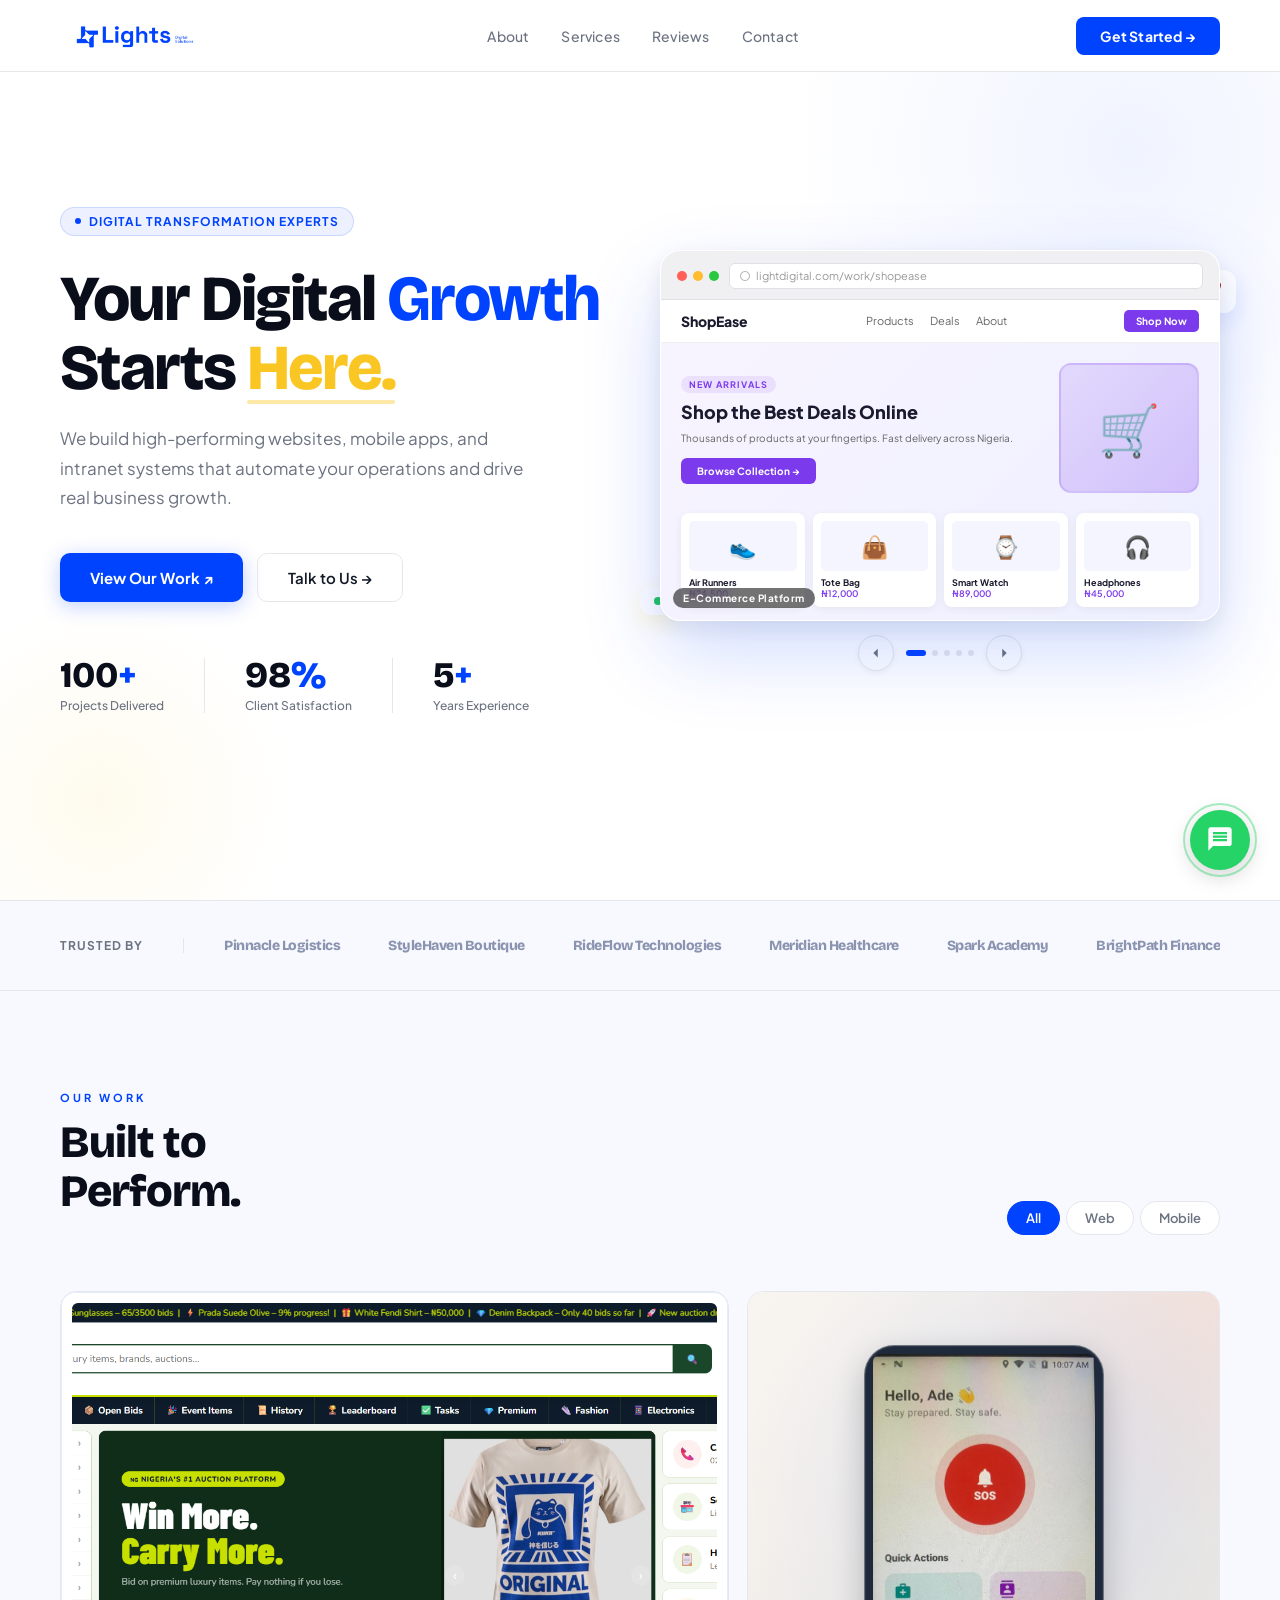
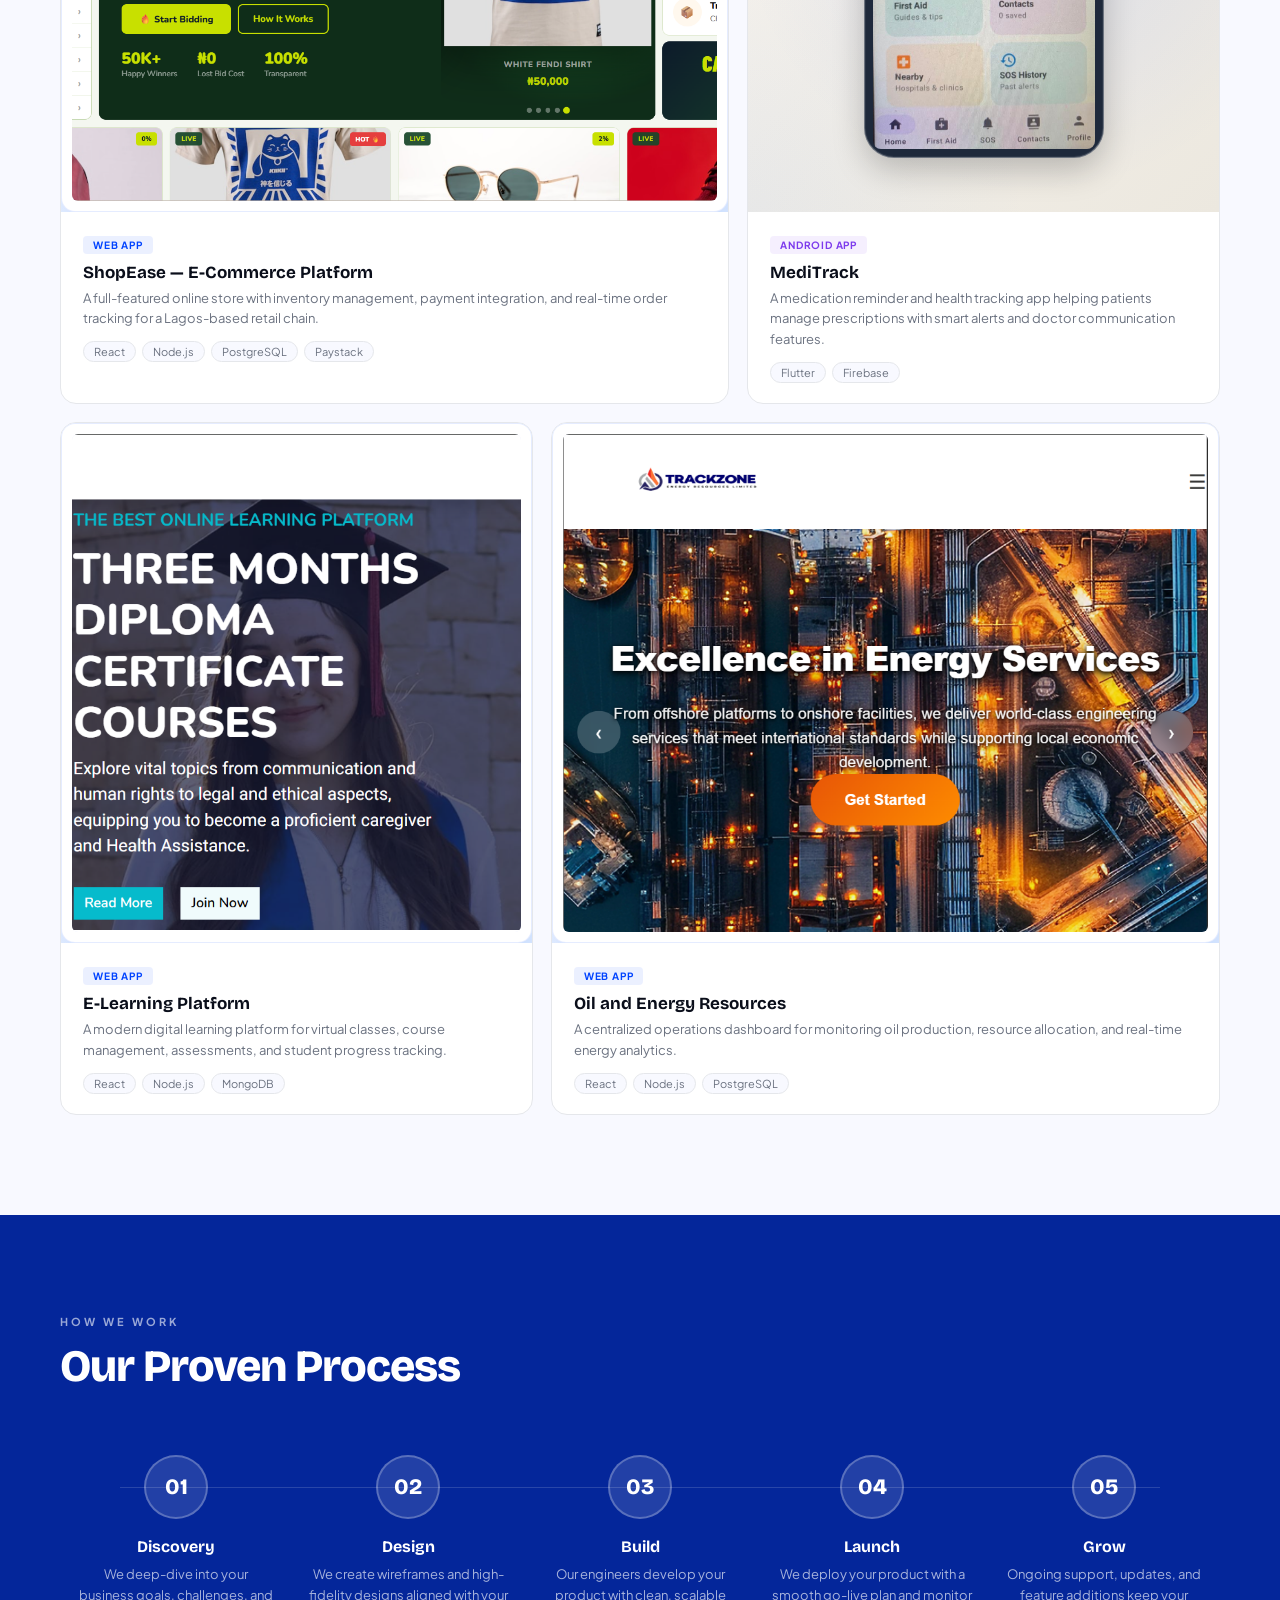
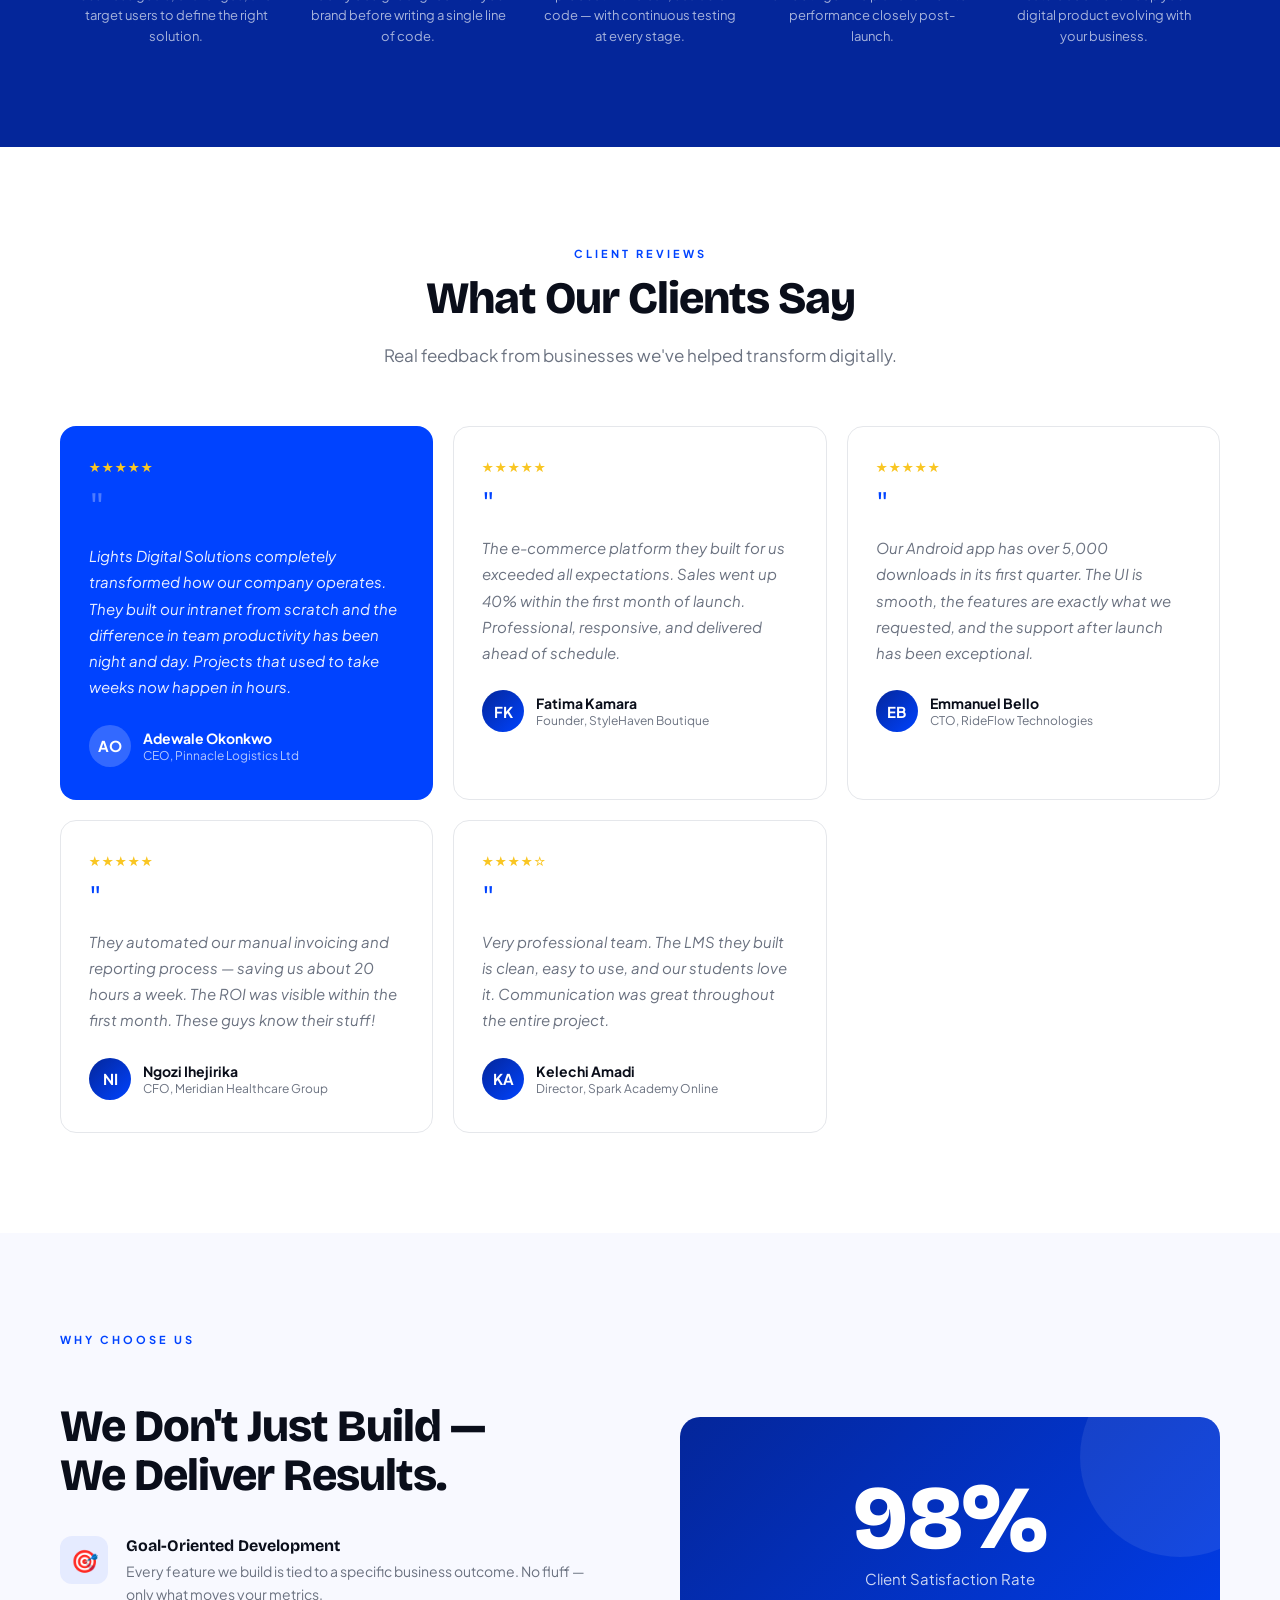
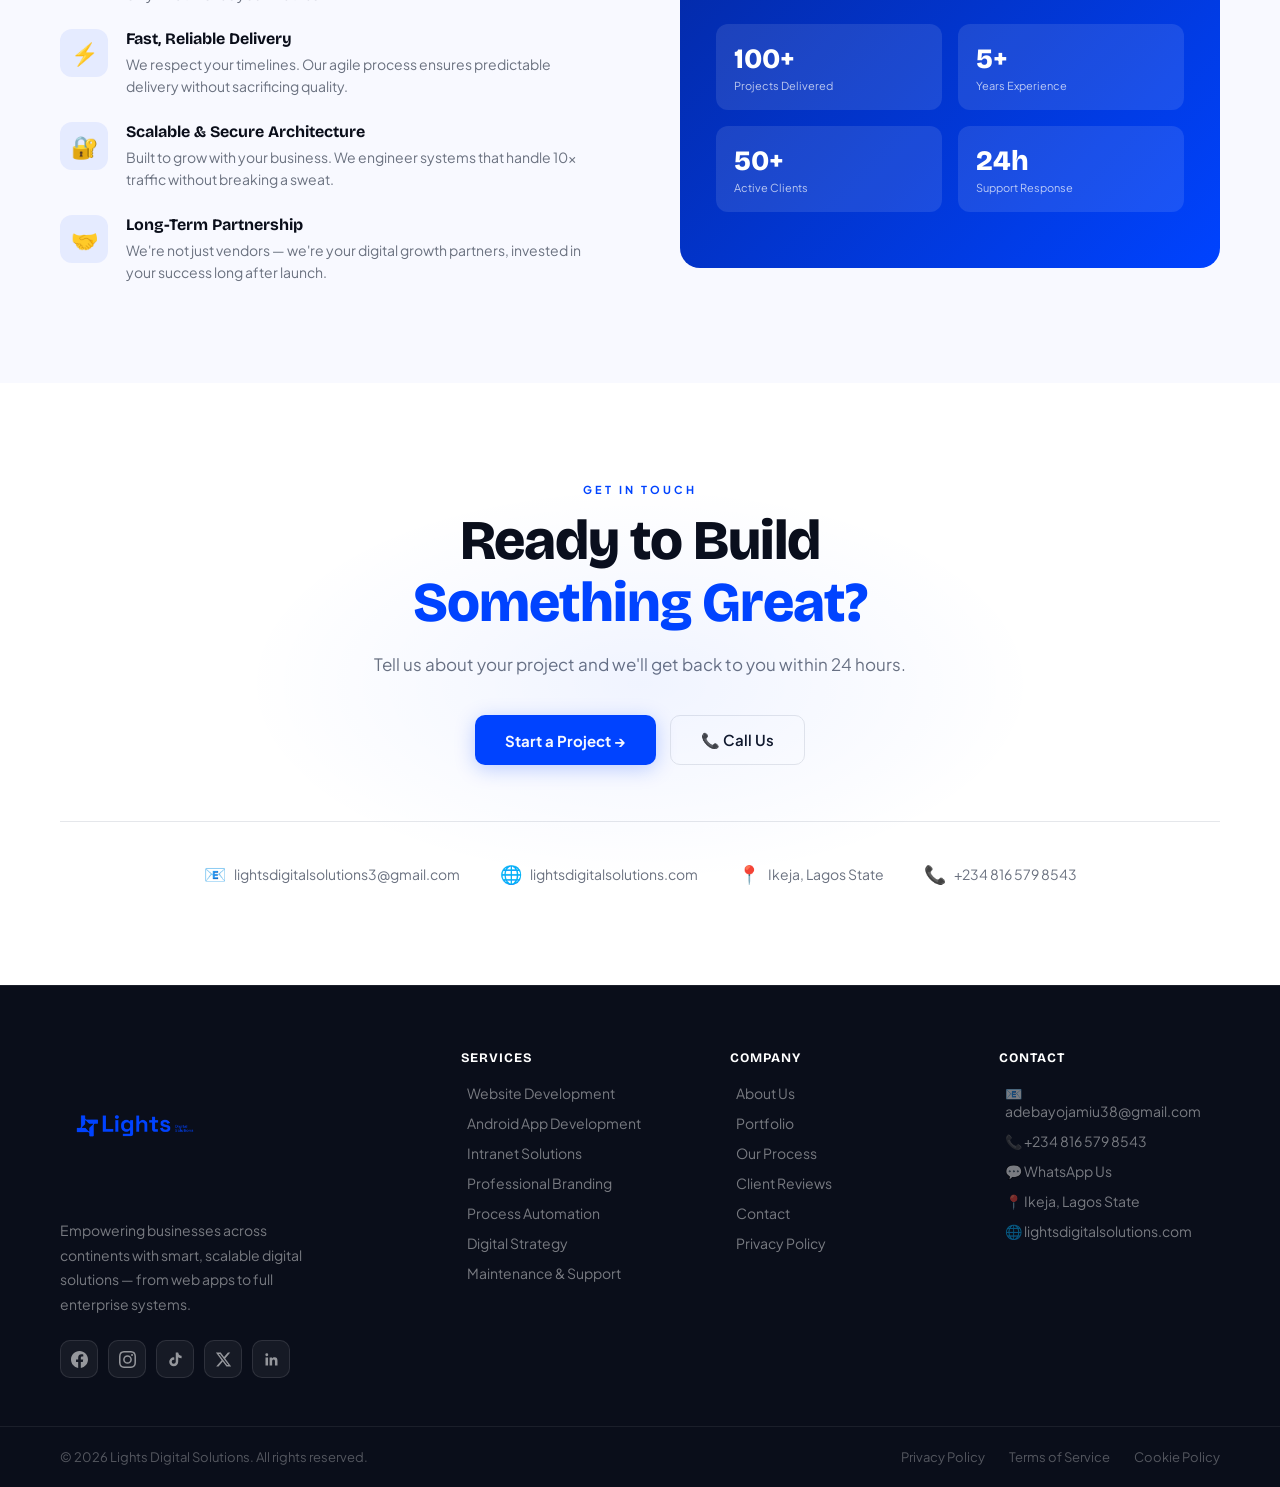
<file: index.html>
<!DOCTYPE html>
<html lang="en">
<head>
<meta charset="UTF-8">
<meta name="viewport" content="width=device-width, initial-scale=1.0">
<title>Lights Digital Solutions</title>
<link rel="preconnect" href="https://fonts.googleapis.com">
<link href="https://fonts.googleapis.com/css2?family=Plus+Jakarta+Sans:wght@300;400;500;600;700;800&family=Bricolage+Grotesque:wght@400;500;600;700;800&display=swap" rel="stylesheet">
<link rel="stylesheet" href="styles.css">
<!-- Favicon (standard) -->
<link rel="icon" href="favicon/favicon.ico" sizes="any">
<link rel="icon" type="image/png" sizes="32x32" href="favicon/favicon-32x32.png">
<link rel="icon" type="image/png" sizes="16x16" href="favicon/favicon-16x16.png">

<!-- Apple Touch Icon -->
<link rel="apple-touch-icon" sizes="180x180" href="favicon/apple-touch-icon.png">

<!-- Android / Chrome -->
<link rel="manifest" href="site.webmanifest">

<!-- Theme color -->
<meta name="theme-color" content="#0043FF">

</head>
<body>

<!-- NAV -->
 <div id="header"> </div>



<!-- HERO -->
<div id="hero"> </div>

<!-- CLIENTS STRIP -->
<div class="clients-strip">
  <div class="clients-label">Trusted By</div>
  <div class="clients-logos">
    <div class="client-logo">Pinnacle Logistics</div>
    <div class="client-logo">StyleHaven Boutique</div>
    <div class="client-logo">RideFlow Technologies</div>
    <div class="client-logo">Meridian Healthcare</div>
    <div class="client-logo">Spark Academy</div>
    <div class="client-logo">BrightPath Finance</div>
  </div>
</div>

<!-- PORTFOLIO -->
<div id="portfolio"></div>

<!-- PROCESS -->
<div id="process"></div>

<!-- TESTIMONIALS -->
<div id="testimonials"></div>

<!-- WHY US -->
<div id="why"></div>

<!-- CTA -->
<div id="contact"></div>

<!-- FOOTER -->
<div id="footer"> </div>


<!-- LOGO UPLOAD  -->
<input type="file" id="logoUploadInput" accept="image/*" style="display:none">
<script src="script.js"></script>
</body>
</html>
</file>
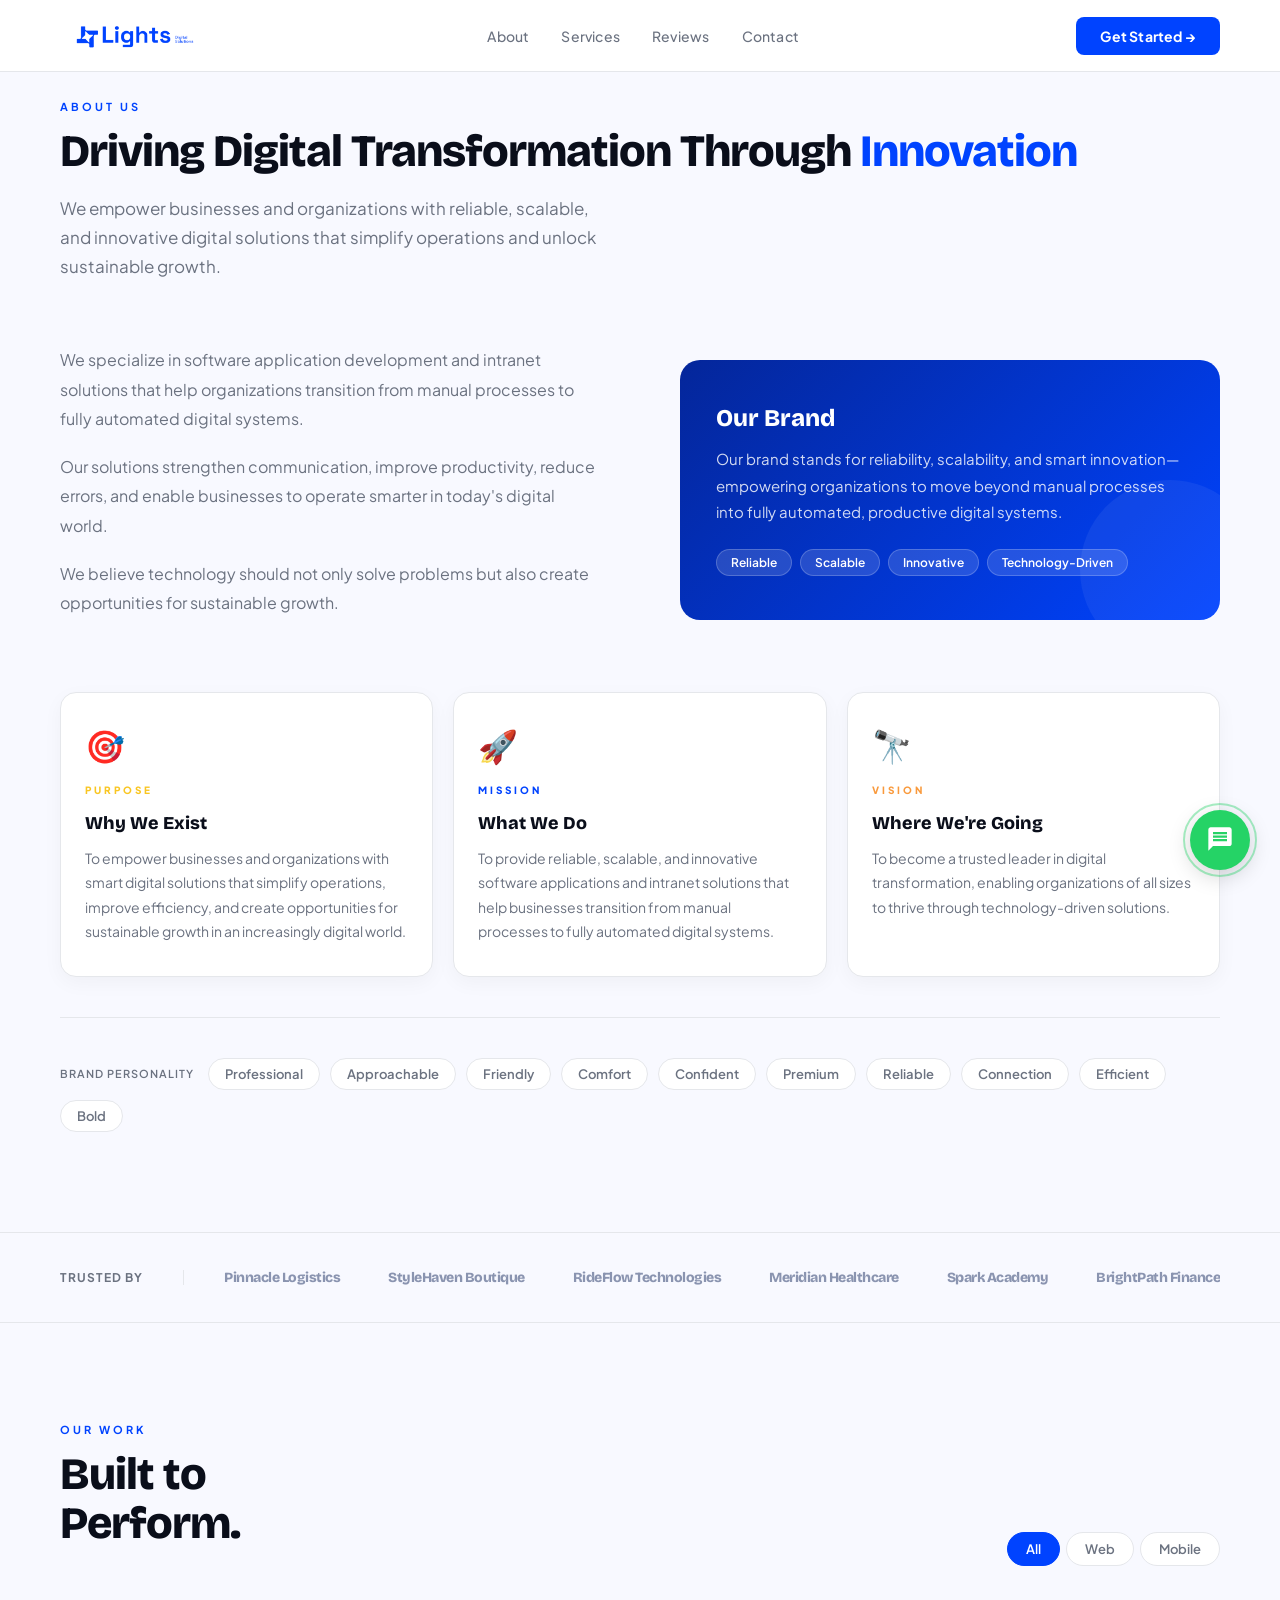
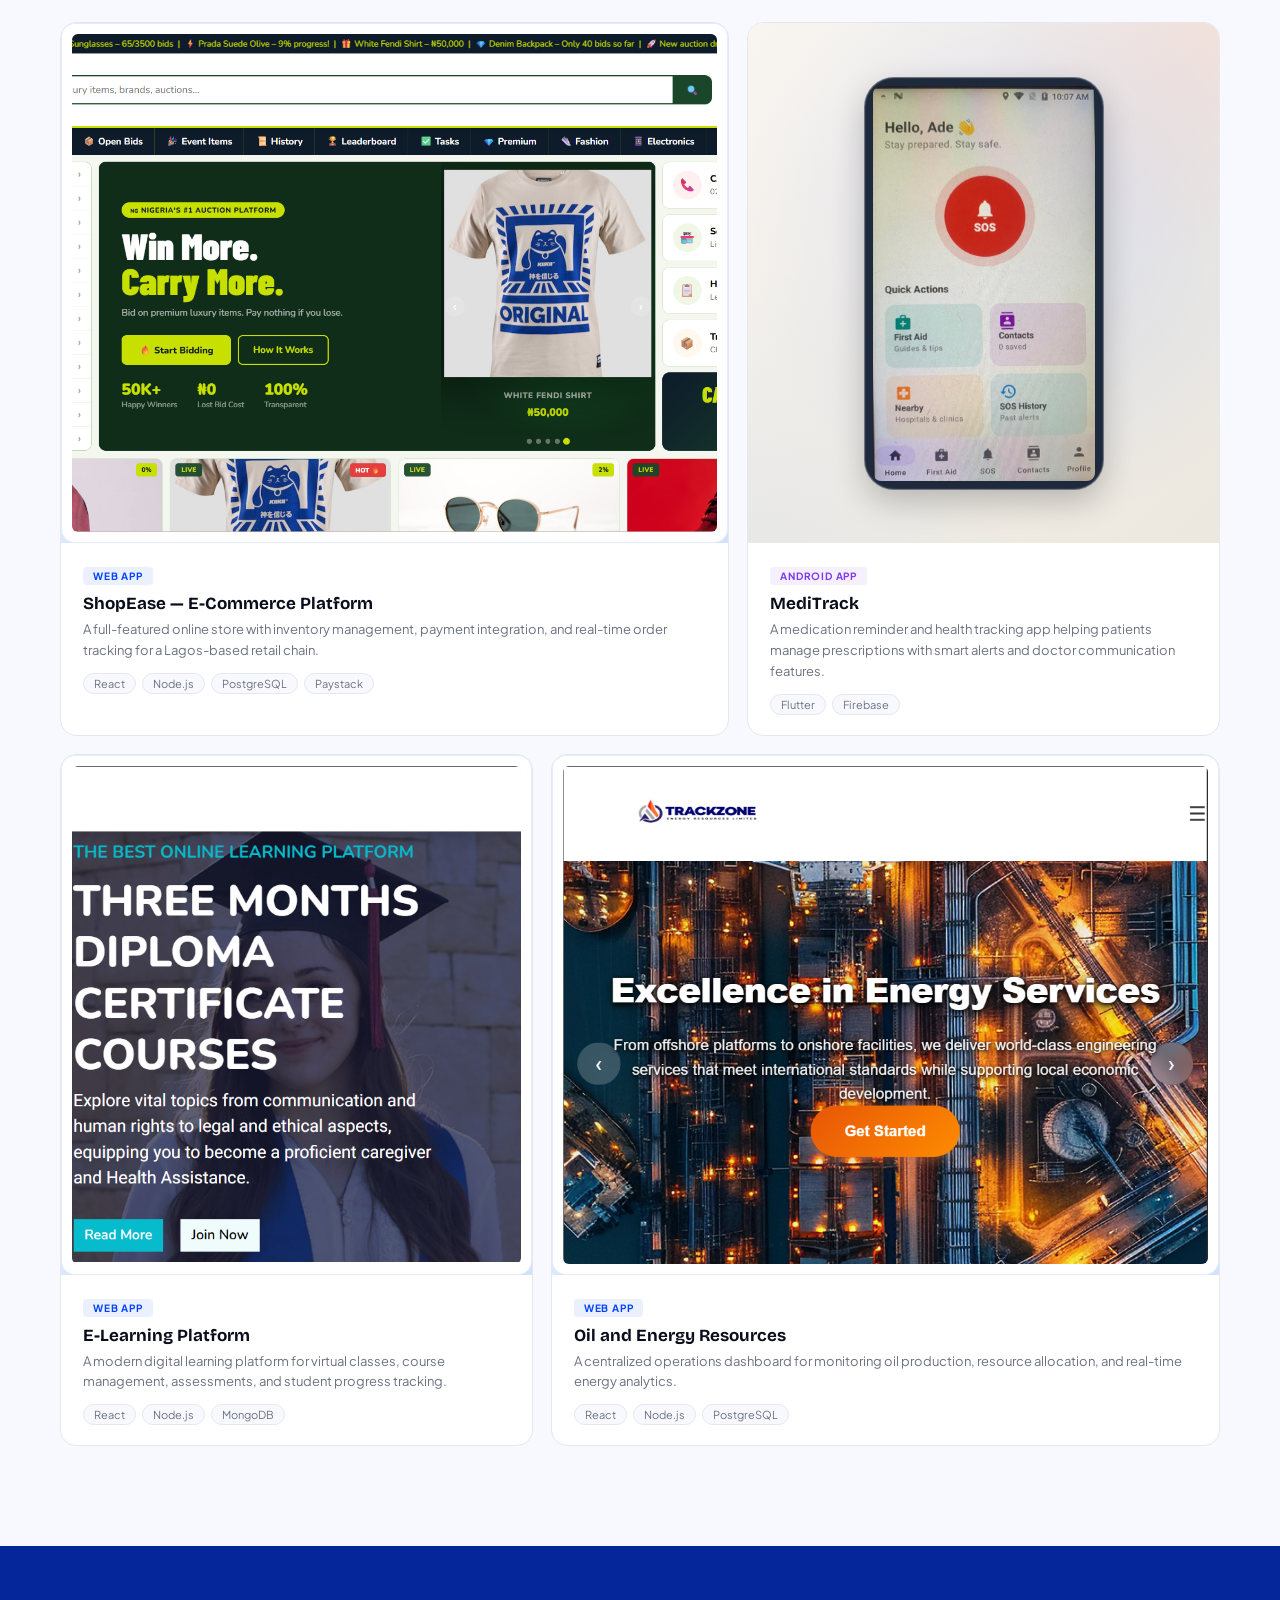
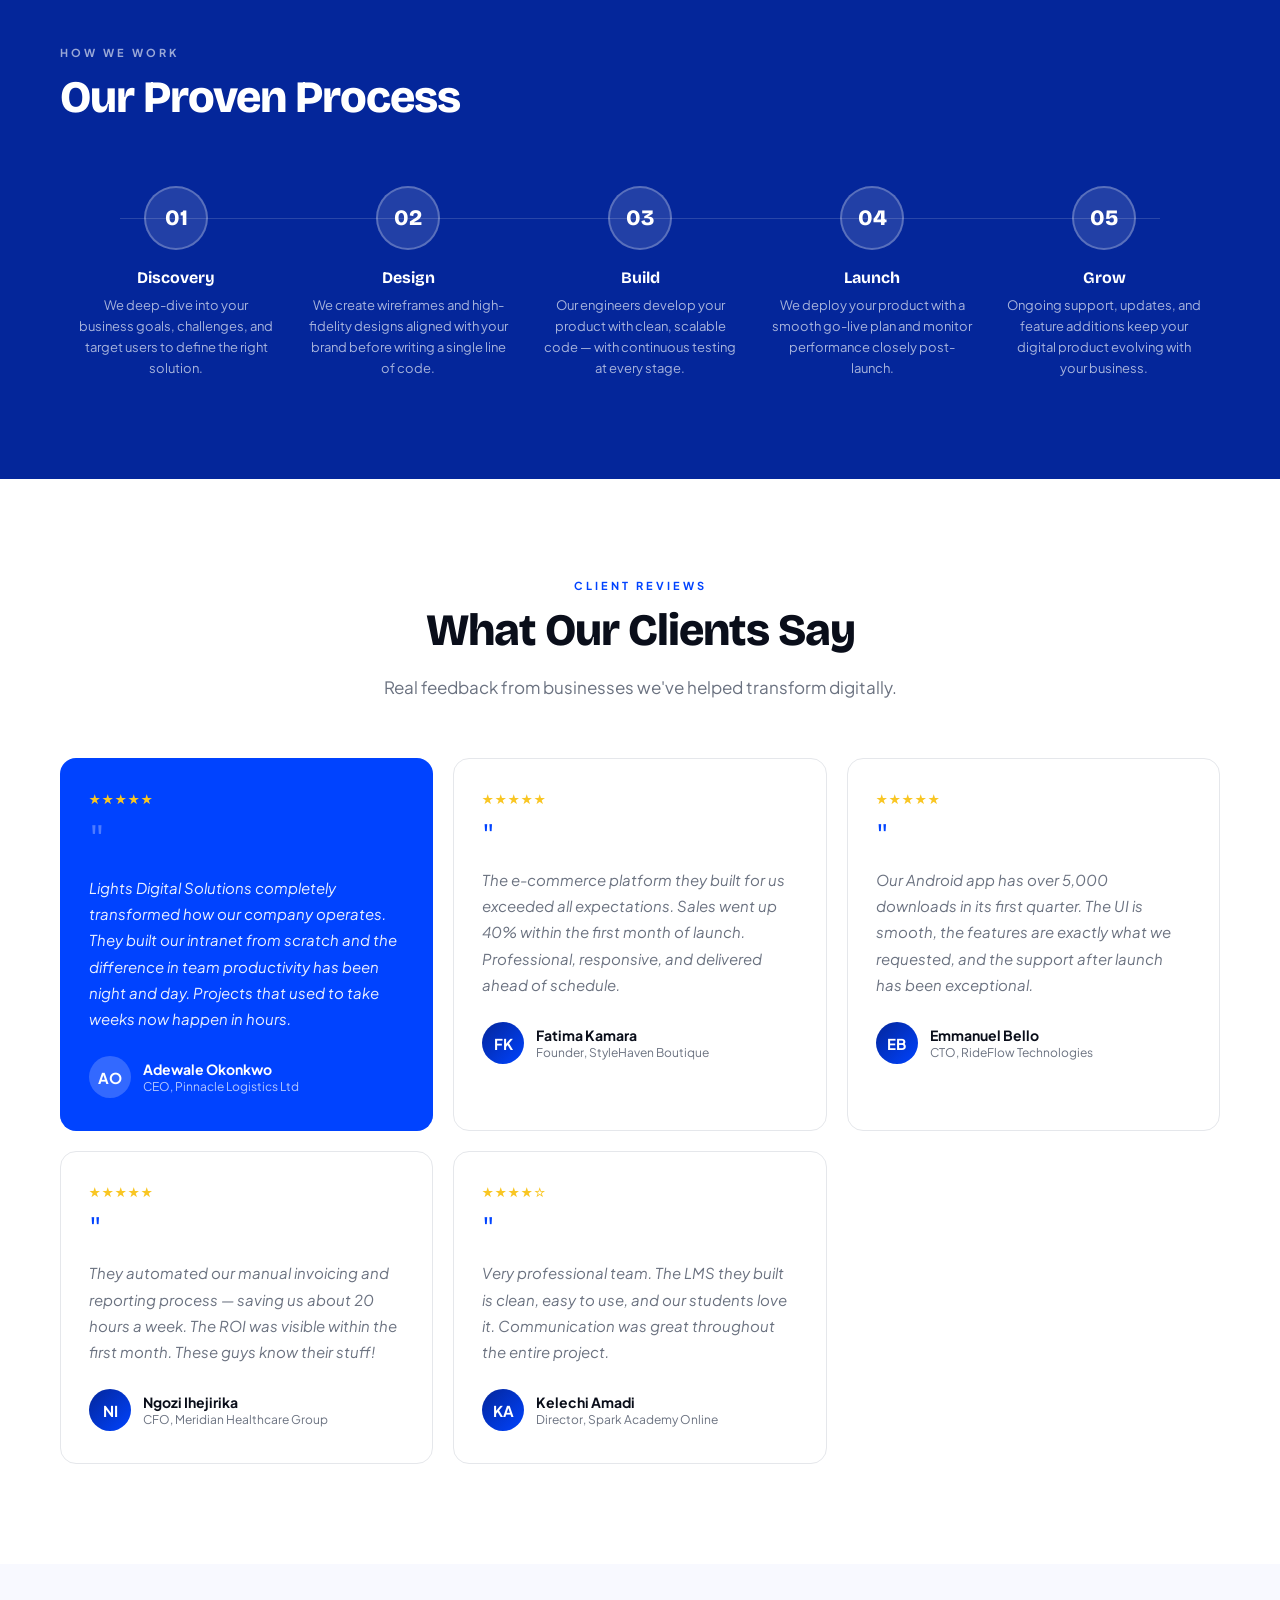
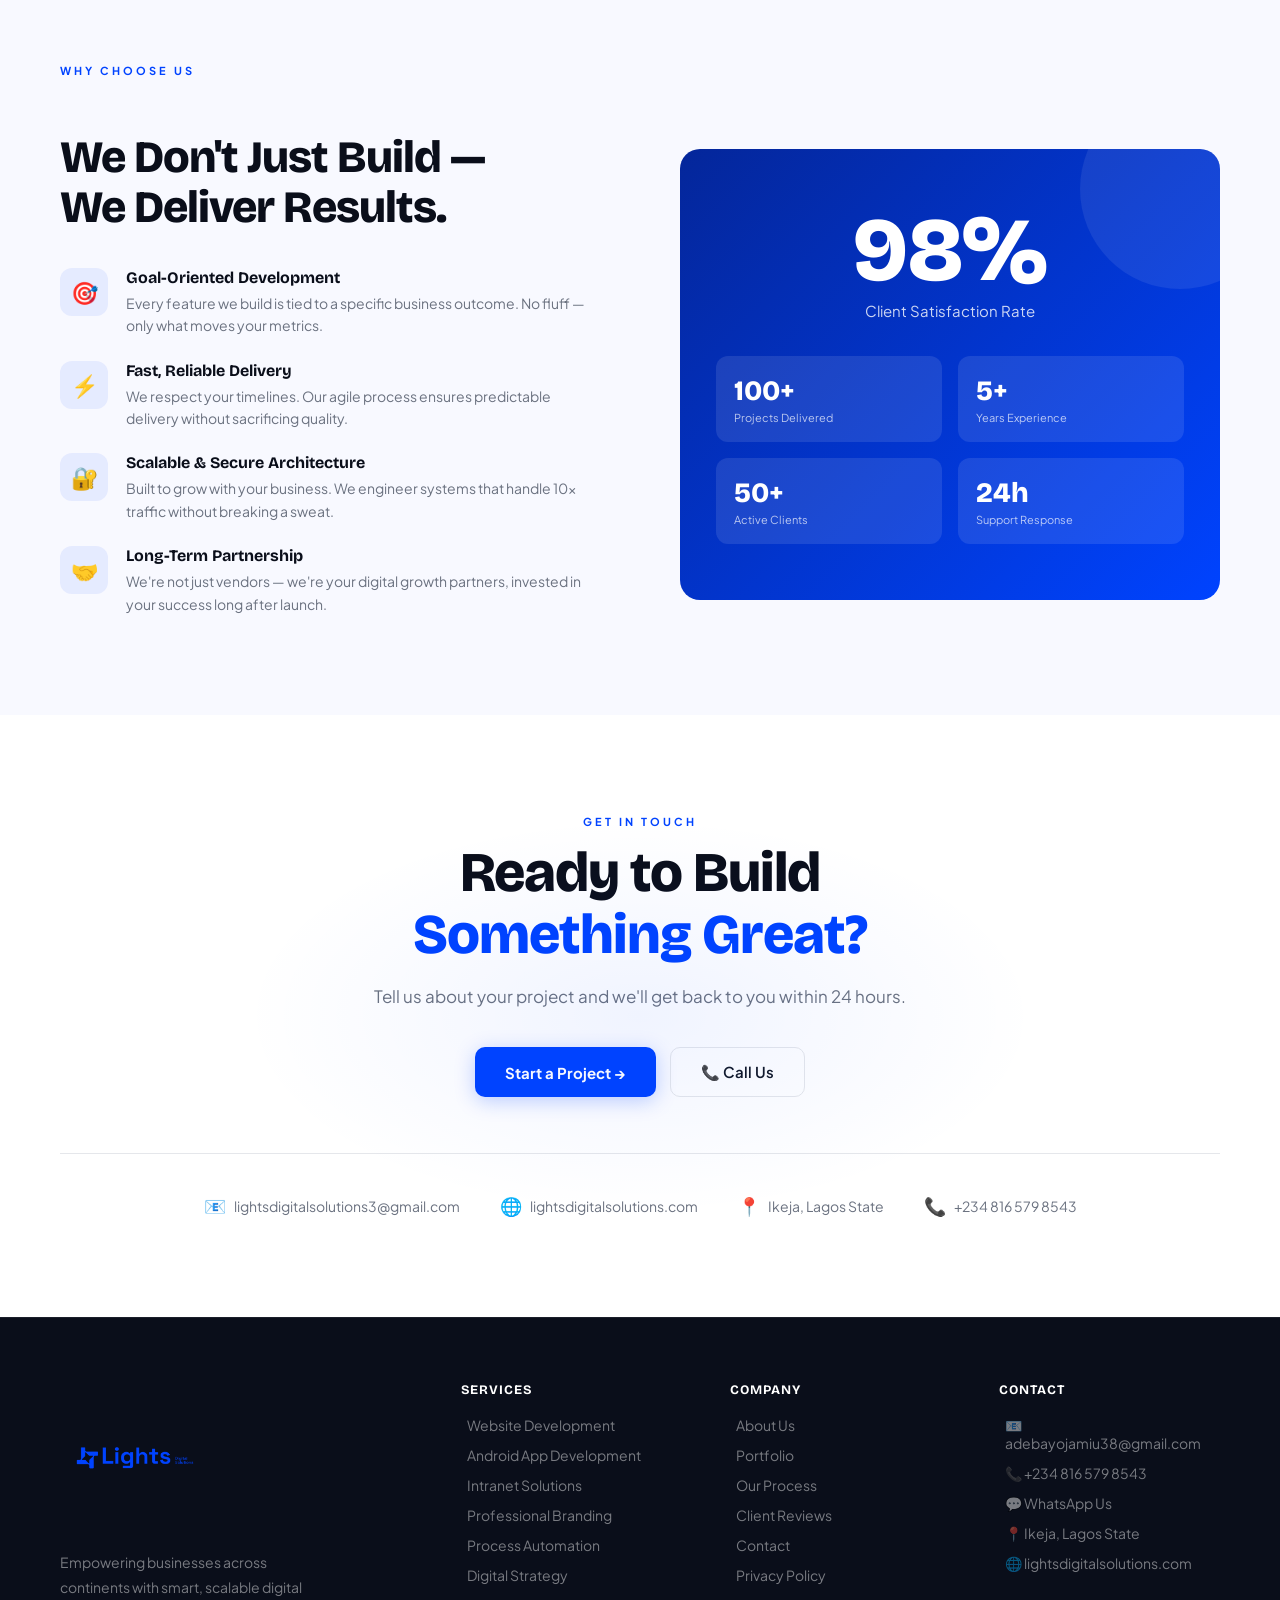
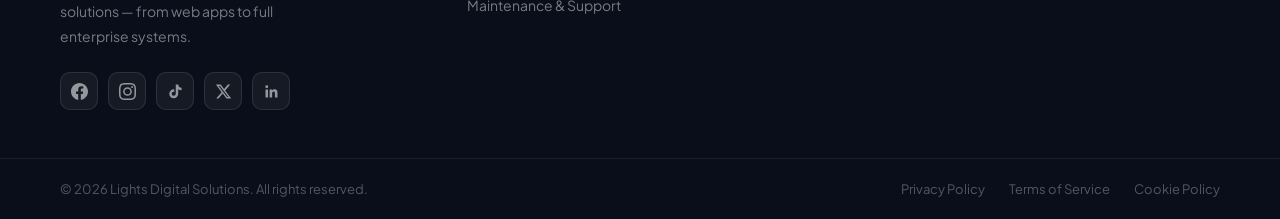
<file: about.html>
<!DOCTYPE html>
<html lang="en">
<head>
<meta charset="UTF-8">
<meta name="viewport" content="width=device-width, initial-scale=1.0">
<title>Lights Digital Solutions</title>
<link rel="preconnect" href="https://fonts.googleapis.com">
<link href="https://fonts.googleapis.com/css2?family=Plus+Jakarta+Sans:wght@300;400;500;600;700;800&family=Bricolage+Grotesque:wght@400;500;600;700;800&display=swap" rel="stylesheet">
<link rel="stylesheet" href="styles.css">
<!-- Favicon (standard) -->
<link rel="icon" href="favicon/favicon.ico" sizes="any">
<link rel="icon" type="image/png" sizes="32x32" href="favicon/favicon-32x32.png">
<link rel="icon" type="image/png" sizes="16x16" href="favicon/favicon-16x16.png">

<!-- Apple Touch Icon -->
<link rel="apple-touch-icon" sizes="180x180" href="favicon/apple-touch-icon.png">

<!-- Android / Chrome -->
<link rel="manifest" href="site.webmanifest">

<!-- Theme color -->
<meta name="theme-color" content="#0043FF">

</head>
<body>

<!-- NAV -->
 <div id="header"> </div>
 <div id="about"> </div>

<!-- CLIENTS STRIP -->
<div class="clients-strip">
  <div class="clients-label">Trusted By</div>
  <div class="clients-logos">
    <div class="client-logo">Pinnacle Logistics</div>
    <div class="client-logo">StyleHaven Boutique</div>
    <div class="client-logo">RideFlow Technologies</div>
    <div class="client-logo">Meridian Healthcare</div>
    <div class="client-logo">Spark Academy</div>
    <div class="client-logo">BrightPath Finance</div>
  </div>
</div>

<!-- PORTFOLIO -->
<div id="portfolio"></div>

<!-- PROCESS -->
<div id="process"></div>

<!-- TESTIMONIALS -->
<div id="testimonials"></div>

<!-- WHY US -->
<div id="why"></div>

<!-- CTA -->
<div id="contact"></div>

<!-- FOOTER -->
<div id="footer"> </div>


<!-- LOGO UPLOAD  -->
<input type="file" id="logoUploadInput" accept="image/*" style="display:none">
<script src="script.js"></script>
</body>
</html>
</file>
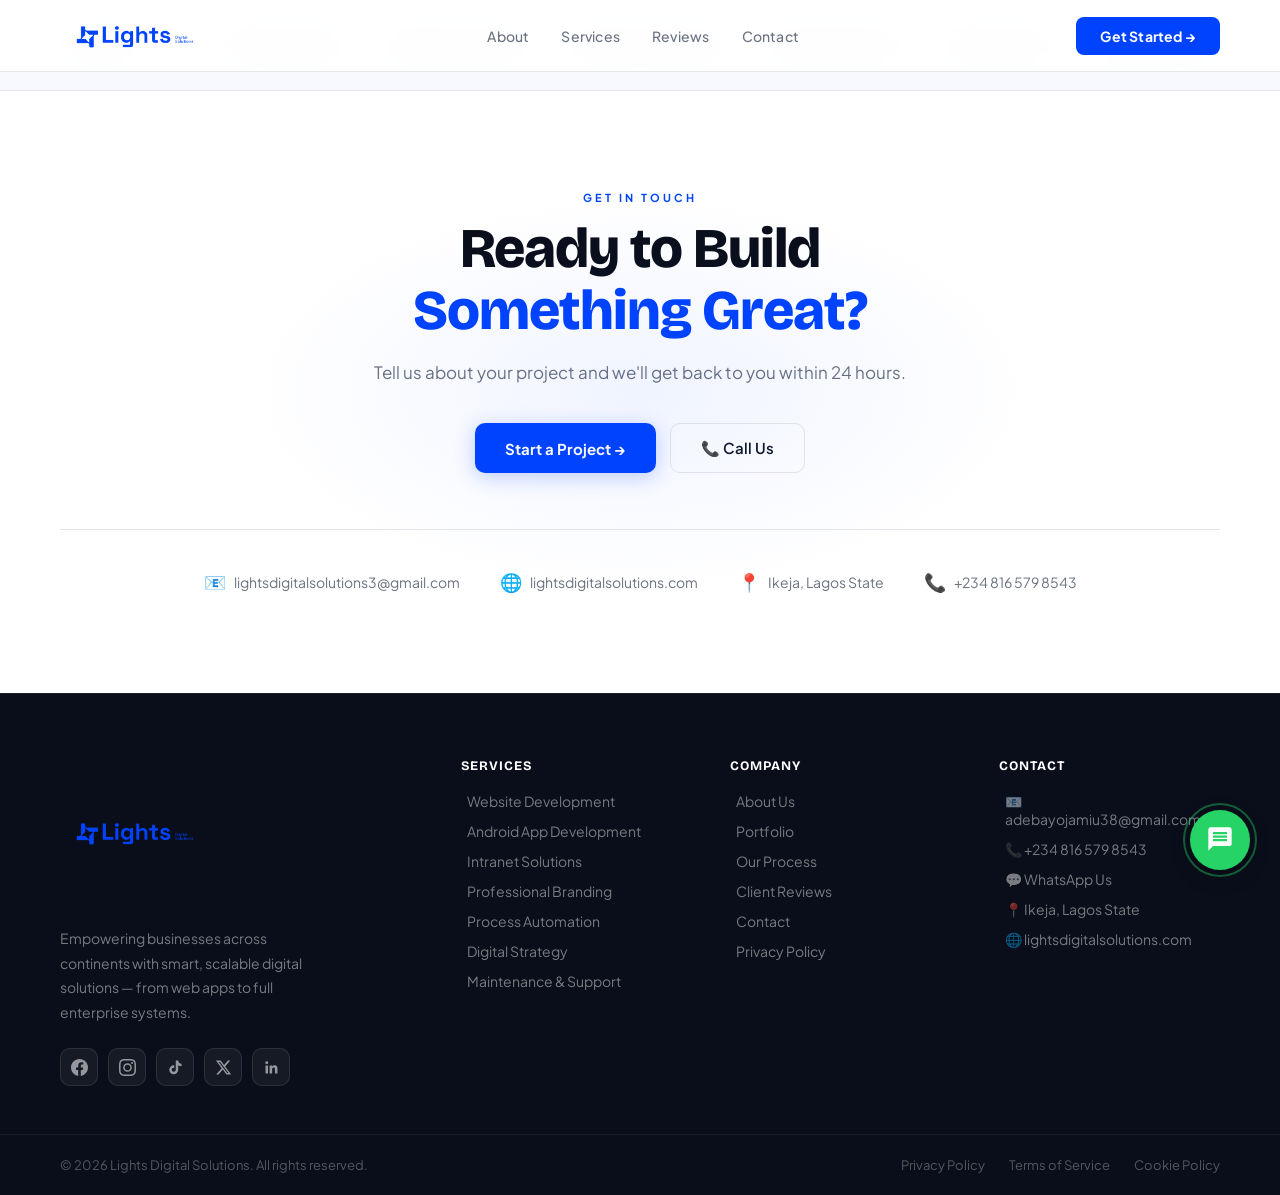
<file: contact.html>
<!DOCTYPE html>
<html lang="en">
<head>
<meta charset="UTF-8">
<meta name="viewport" content="width=device-width, initial-scale=1.0">
<title>Lights Digital Solutions</title>
<link rel="preconnect" href="https://fonts.googleapis.com">
<link href="https://fonts.googleapis.com/css2?family=Plus+Jakarta+Sans:wght@300;400;500;600;700;800&family=Bricolage+Grotesque:wght@400;500;600;700;800&display=swap" rel="stylesheet">
<link rel="stylesheet" href="styles.css">
<!-- Favicon (standard) -->
<link rel="icon" href="favicon/favicon.ico" sizes="any">
<link rel="icon" type="image/png" sizes="32x32" href="favicon/favicon-32x32.png">
<link rel="icon" type="image/png" sizes="16x16" href="favicon/favicon-16x16.png">

<!-- Apple Touch Icon -->
<link rel="apple-touch-icon" sizes="180x180" href="favicon/apple-touch-icon.png">

<!-- Android / Chrome -->
<link rel="manifest" href="site.webmanifest">

<!-- Theme color -->
<meta name="theme-color" content="#0043FF">

</head>
<body>

<!-- NAV -->
 <div id="header"> </div>

<!-- CLIENTS STRIP -->
<div class="clients-strip">
  <div class="clients-label">Trusted By</div>
  <div class="clients-logos">
    <div class="client-logo">Pinnacle Logistics</div>
    <div class="client-logo">StyleHaven Boutique</div>
    <div class="client-logo">RideFlow Technologies</div>
    <div class="client-logo">Meridian Healthcare</div>
    <div class="client-logo">Spark Academy</div>
    <div class="client-logo">BrightPath Finance</div>
  </div>
</div>

<!-- CTA -->
<div id="contact"></div>

<!-- FOOTER -->
<div id="footer"> </div>


<!-- LOGO UPLOAD  -->
<input type="file" id="logoUploadInput" accept="image/*" style="display:none">
<script src="script.js"></script>
</body>
</html>
</file>
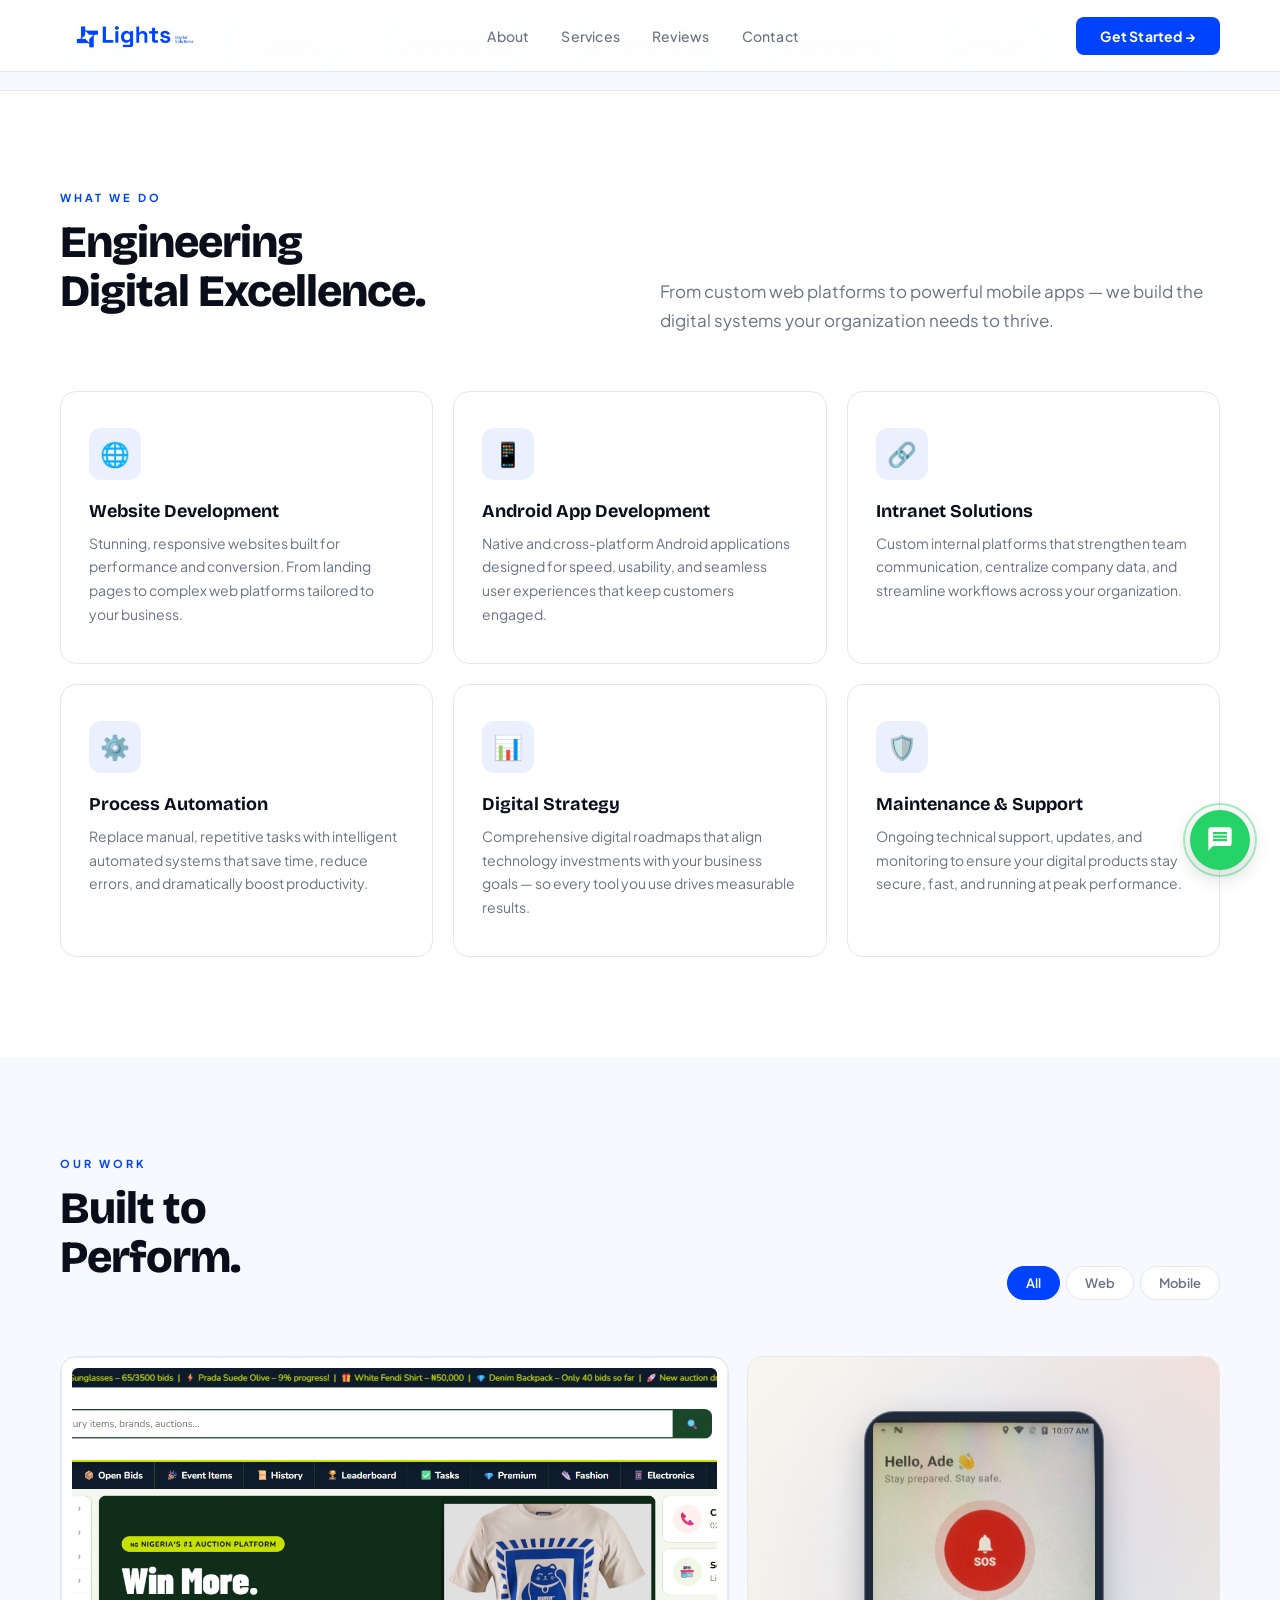
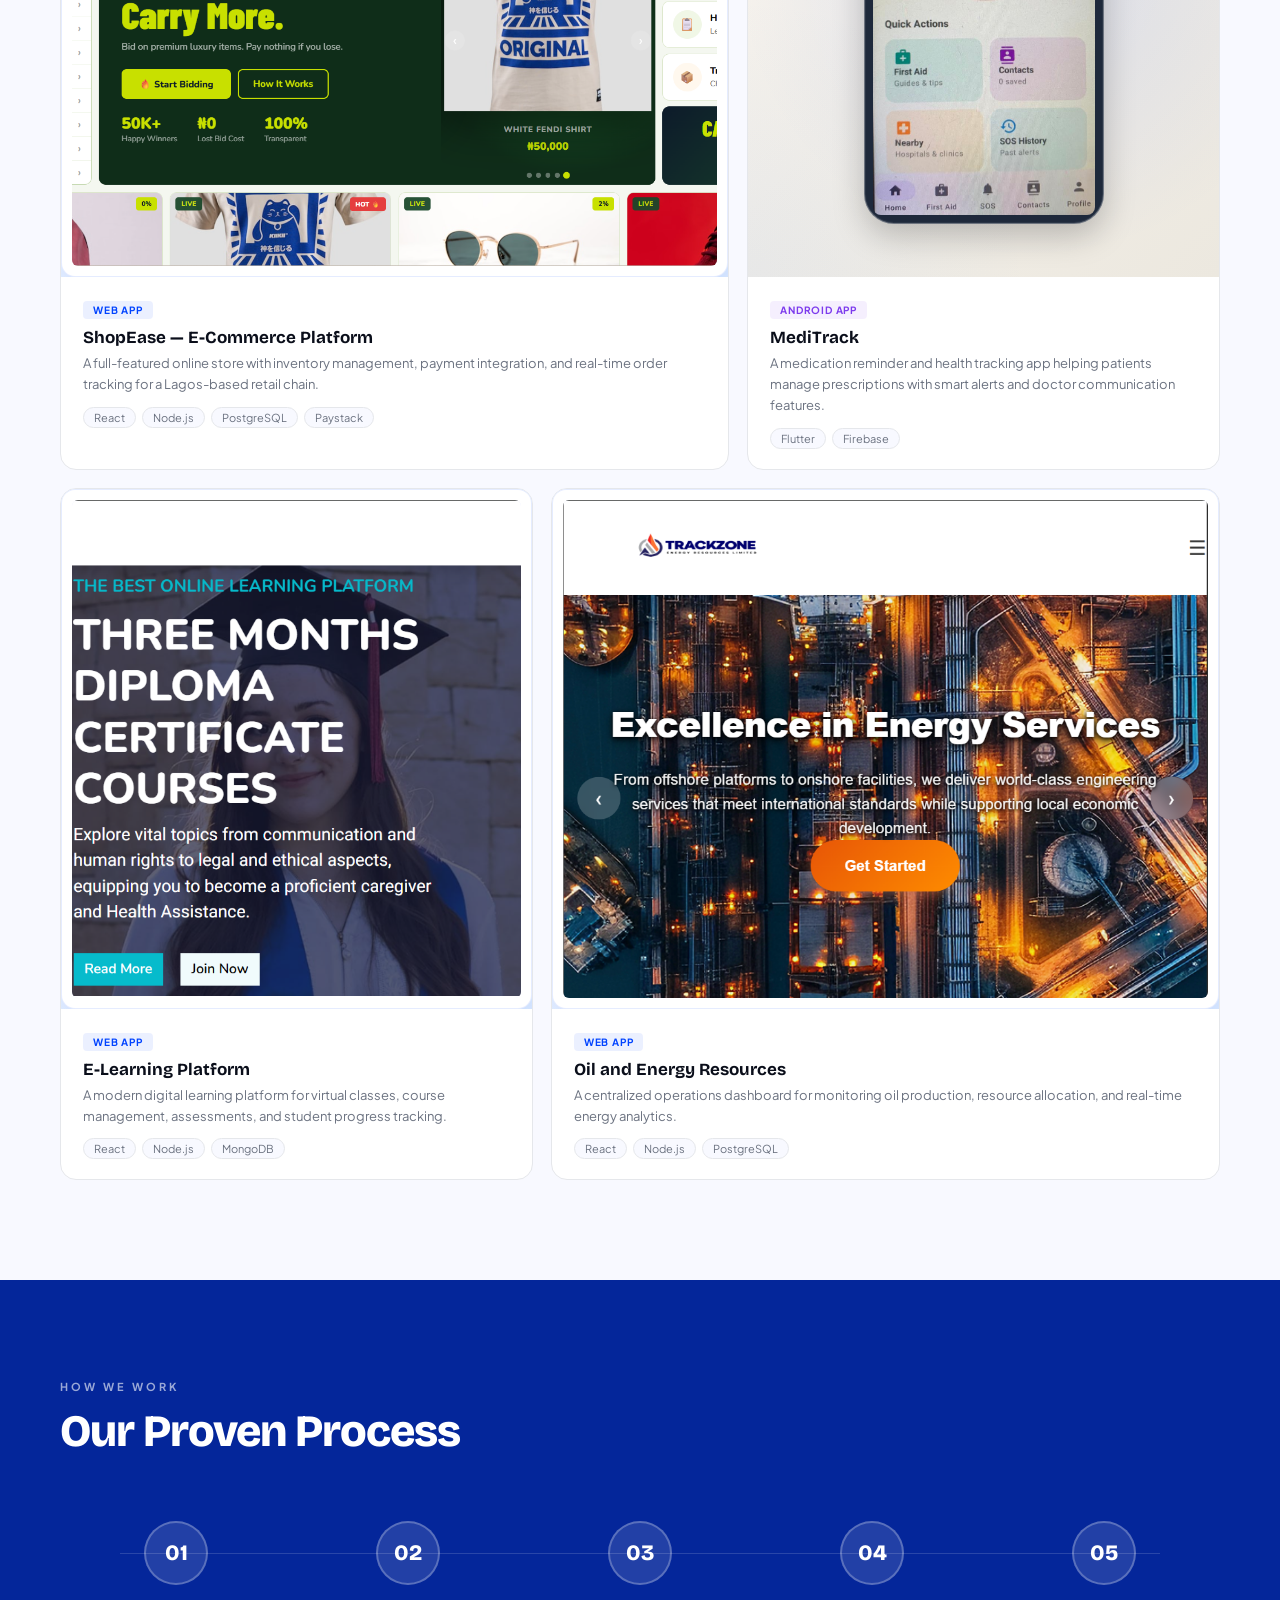
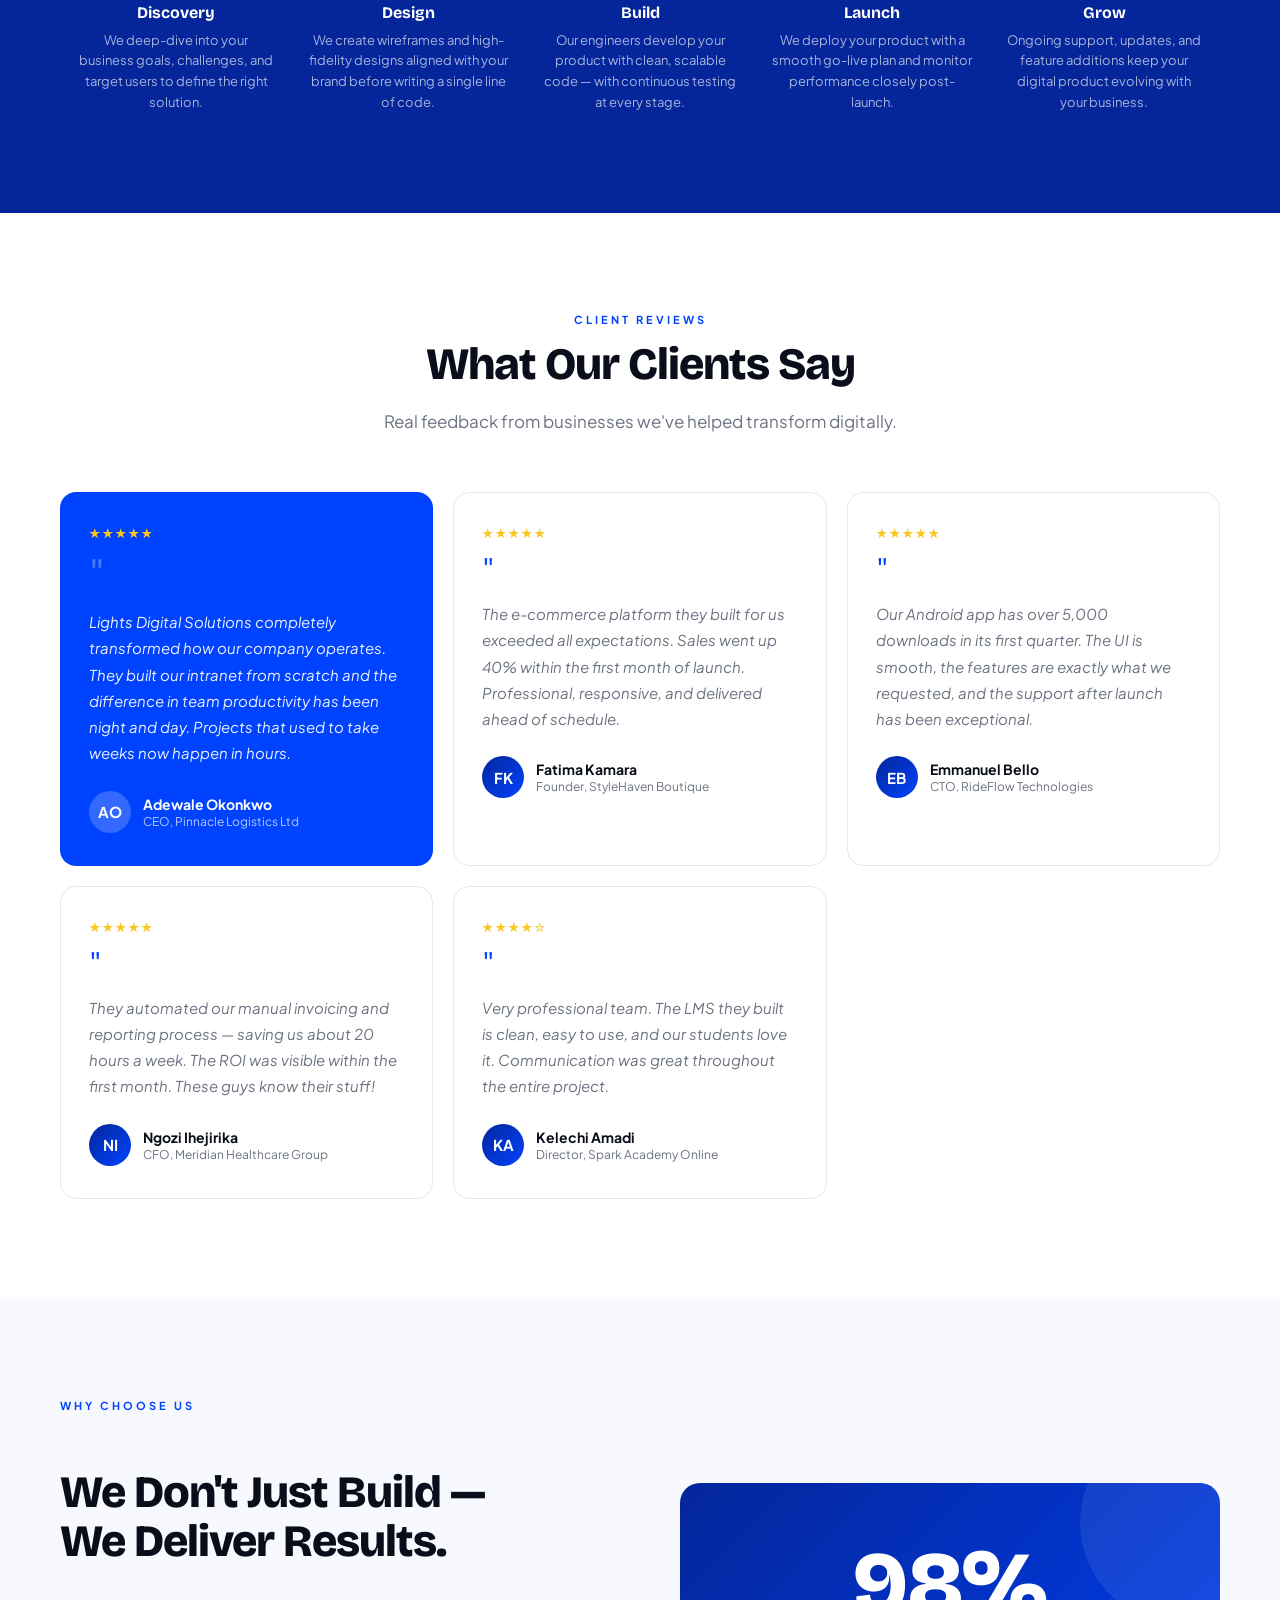
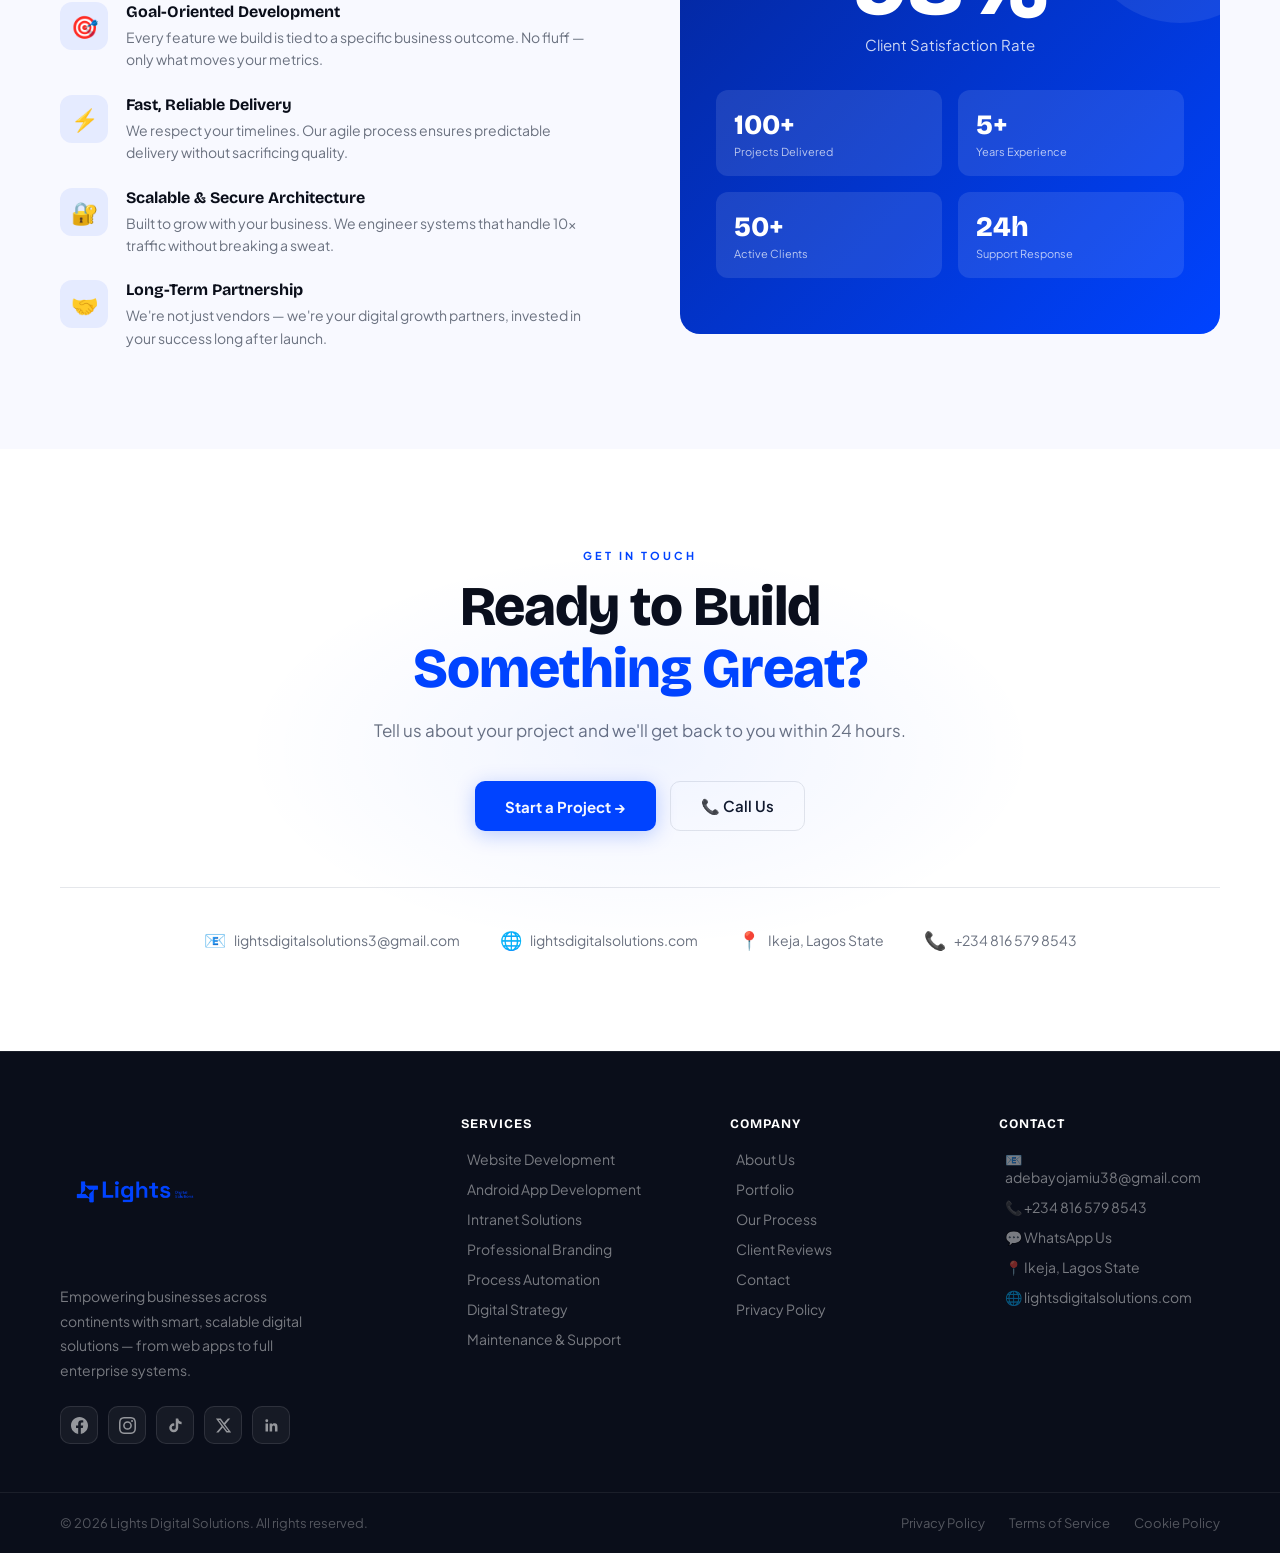
<file: services.html>
<!DOCTYPE html>
<html lang="en">
<head>
<meta charset="UTF-8">
<meta name="viewport" content="width=device-width, initial-scale=1.0">
<title>Lights Digital Solutions</title>
<link rel="preconnect" href="https://fonts.googleapis.com">
<link href="https://fonts.googleapis.com/css2?family=Plus+Jakarta+Sans:wght@300;400;500;600;700;800&family=Bricolage+Grotesque:wght@400;500;600;700;800&display=swap" rel="stylesheet">
<link rel="stylesheet" href="styles.css">
<!-- Favicon (standard) -->
<link rel="icon" href="favicon/favicon.ico" sizes="any">
<link rel="icon" type="image/png" sizes="32x32" href="favicon/favicon-32x32.png">
<link rel="icon" type="image/png" sizes="16x16" href="favicon/favicon-16x16.png">

<!-- Apple Touch Icon -->
<link rel="apple-touch-icon" sizes="180x180" href="favicon/apple-touch-icon.png">

<!-- Android / Chrome -->
<link rel="manifest" href="site.webmanifest">

<!-- Theme color -->
<meta name="theme-color" content="#0043FF">

</head>
<body>

<!-- NAV -->
 <div id="header"> </div>

<!-- CLIENTS STRIP -->
<div class="clients-strip">
  <div class="clients-label">Trusted By</div>
  <div class="clients-logos">
    <div class="client-logo">Pinnacle Logistics</div>
    <div class="client-logo">StyleHaven Boutique</div>
    <div class="client-logo">RideFlow Technologies</div>
    <div class="client-logo">Meridian Healthcare</div>
    <div class="client-logo">Spark Academy</div>
    <div class="client-logo">BrightPath Finance</div>
  </div>
</div>

<!-- SERVICES -->
<div id="services"></div>

<!-- PORTFOLIO -->
<div id="portfolio"></div>

<!-- PROCESS -->
<div id="process"></div>

<!-- TESTIMONIALS -->
<div id="testimonials"></div>

<!-- WHY US -->
<div id="why"></div>

<!-- CTA -->
<div id="contact"></div>

<!-- FOOTER -->
<div id="footer"> </div>


<!-- LOGO UPLOAD  -->
<input type="file" id="logoUploadInput" accept="image/*" style="display:none">
<script src="script.js"></script>
</body>
</html>
</file>
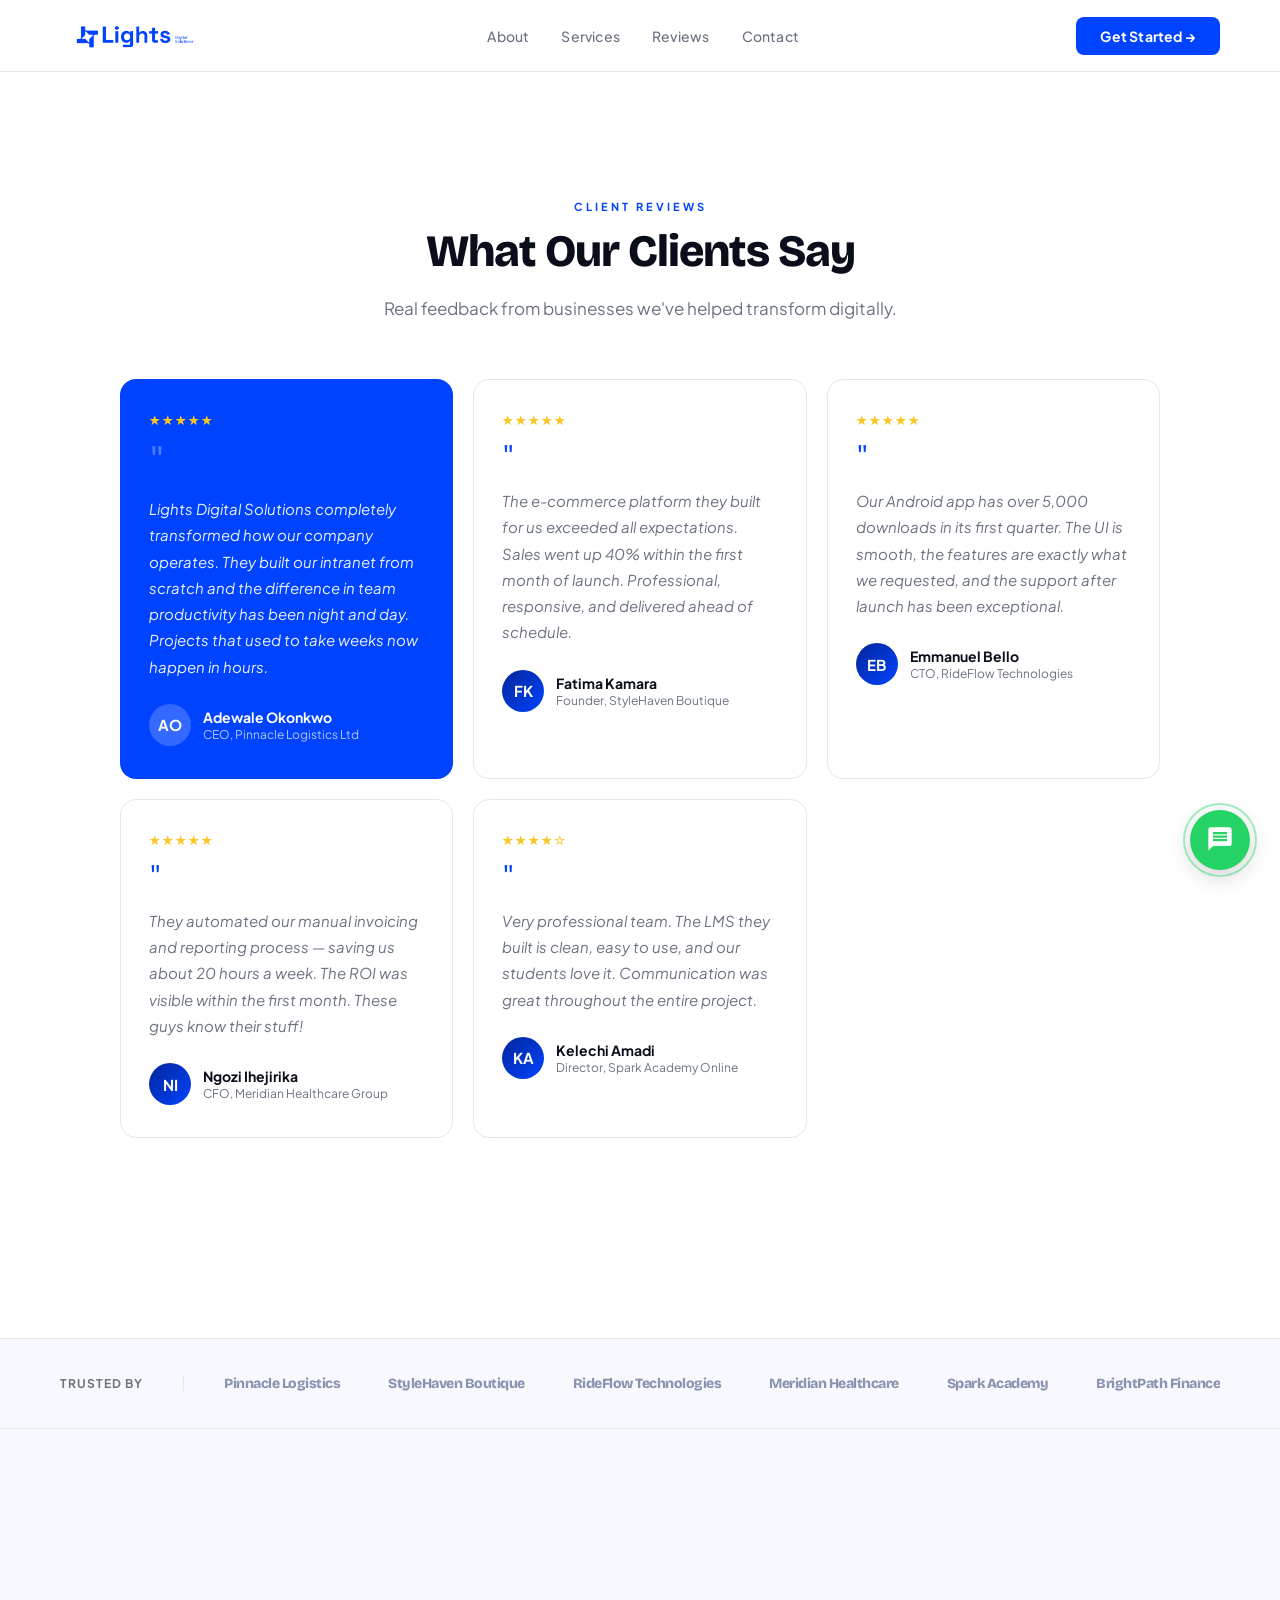
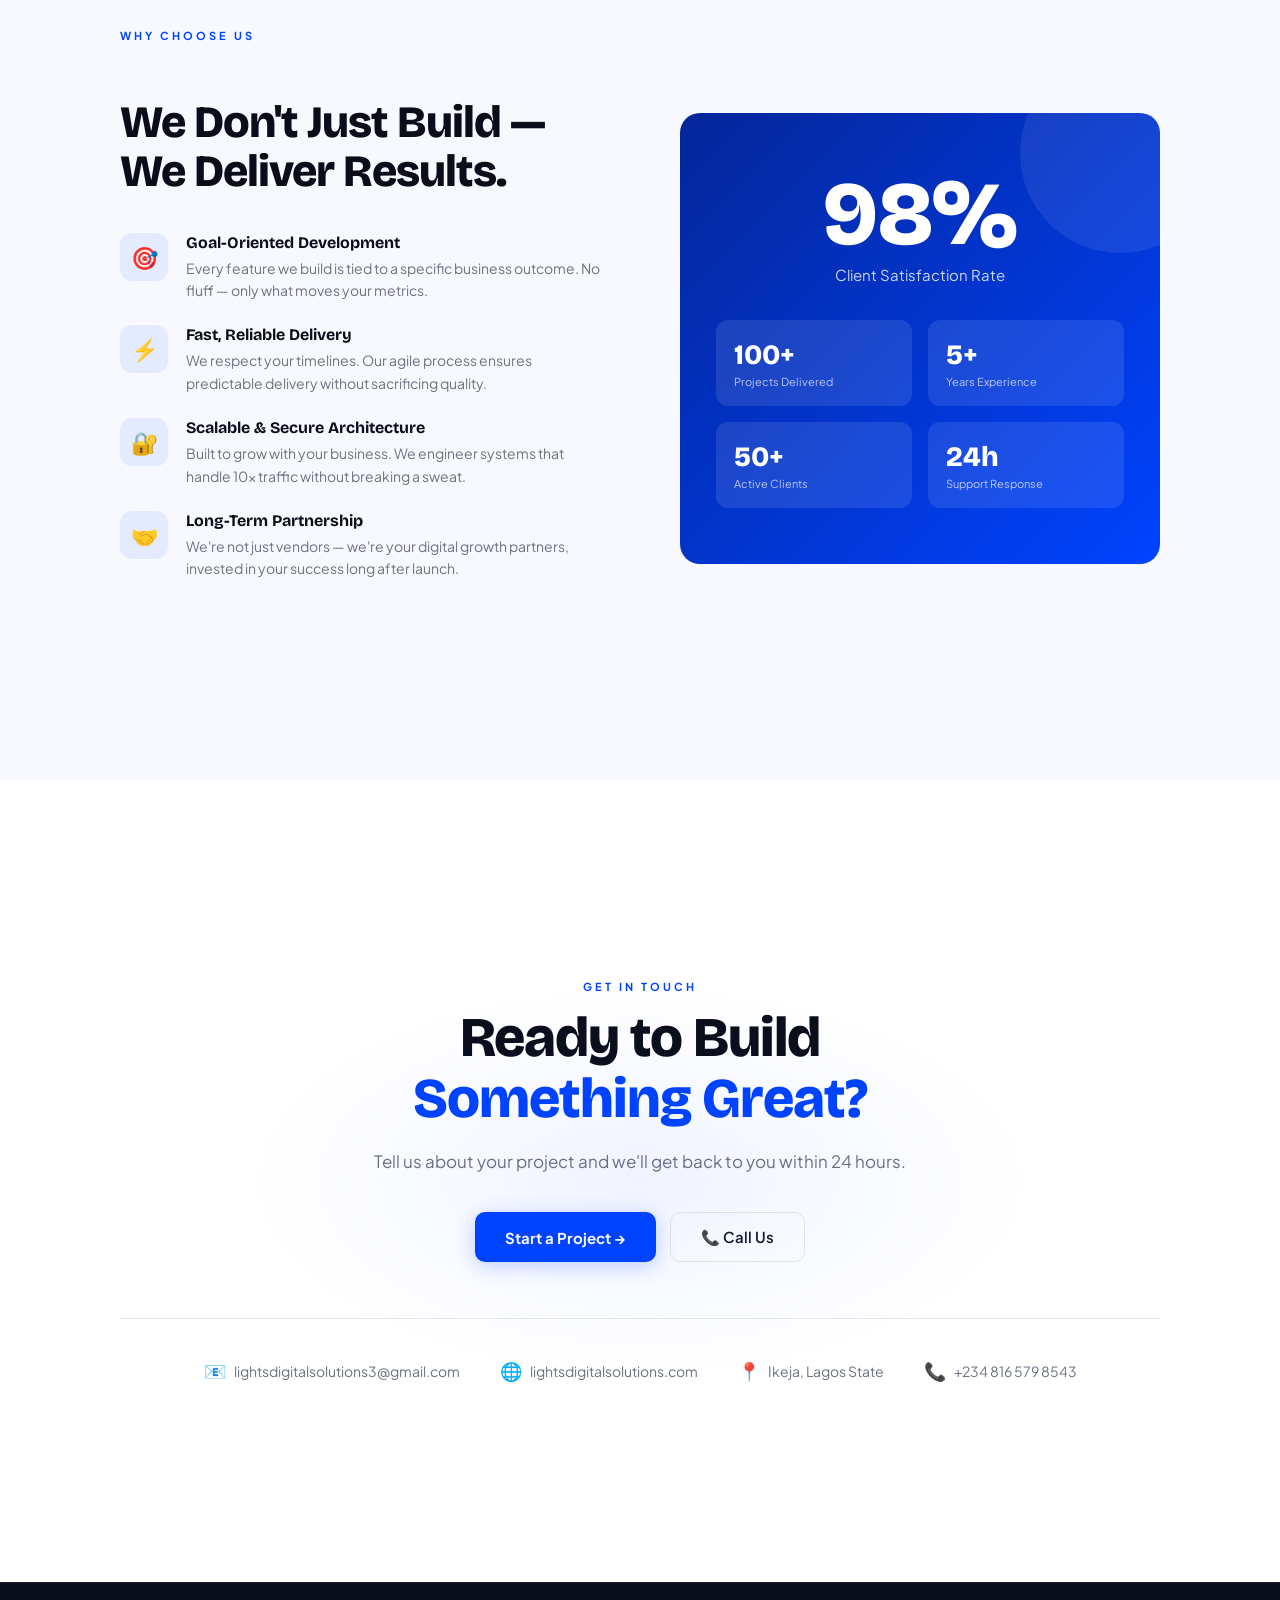
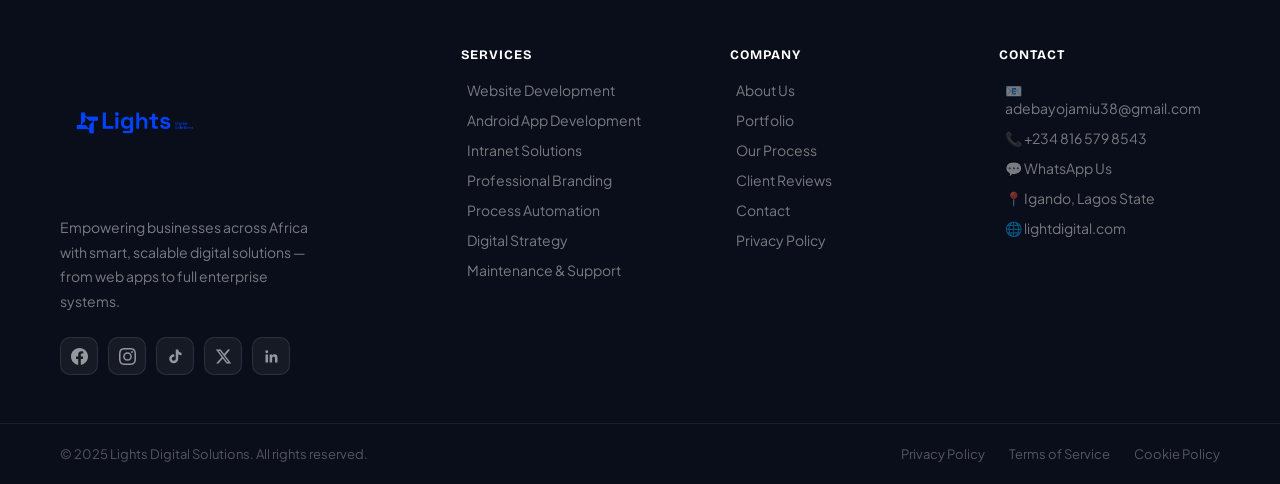
<file: testimonials.html>
<!DOCTYPE html>
<html lang="en">
<head>
<meta charset="UTF-8">
<meta name="viewport" content="width=device-width, initial-scale=1.0">
<title>Lights Digital Solutions</title>
<link rel="preconnect" href="https://fonts.googleapis.com">
<link href="https://fonts.googleapis.com/css2?family=Plus+Jakarta+Sans:wght@300;400;500;600;700;800&family=Bricolage+Grotesque:wght@400;500;600;700;800&display=swap" rel="stylesheet">
<link rel="stylesheet" href="styles.css">
<!-- Favicon (standard) -->
<link rel="icon" href="favicon/favicon.ico" sizes="any">
<link rel="icon" type="image/png" sizes="32x32" href="favicon/favicon-32x32.png">
<link rel="icon" type="image/png" sizes="16x16" href="favicon/favicon-16x16.png">

<!-- Apple Touch Icon -->
<link rel="apple-touch-icon" sizes="180x180" href="favicon/apple-touch-icon.png">

<!-- Android / Chrome -->
<link rel="manifest" href="site.webmanifest">

<!-- Theme color -->
<meta name="theme-color" content="#0043FF">
</head>
<body>

<!-- NAV -->

<nav id="mainNav">
  <a href="index.html" class="logo-mark">
    <img id="siteLogo" class="brand-icon" src="images/brand_logo.png" alt="Lights Digital Solutions"/>
  </a>
   <button class="menu-toggle" id="menuToggle">
  ☰
  </button>
  <ul class="nav-links">
    <li><a href="about.html">About</a></li>
    <li><a href="services.html">Services</a></li>
    <li><a href="testimonials.html">Reviews</a></li>
    <li><a href="contact.html">Contact</a></li>
  </ul>
  <button class="nav-cta" onclick="document.getElementById('contact').scrollIntoView({behavior:'smooth'})">Get Started →</button>
</nav>

<!-- TESTIMONIALS -->
<section class="testimonials" id="testimonials">
  <div style="text-align:center;margin-bottom:0;">
    <div class="section-label" style="text-align:center;">Client Reviews</div>
    <h2 class="section-title" style="text-align:center;">What Our Clients Say</h2>
    <p class="section-sub" style="margin:0 auto 56px;text-align:center;">Real feedback from businesses we've helped transform digitally.</p>
  </div>
  <div class="testimonials-grid">
    <div class="testi-card featured">
      <div class="stars">★★★★★</div>
      <div class="quote-icon">"</div>
      <p class="testi-text">Lights Digital Solutions completely transformed how our company operates. They built our intranet from scratch and the difference in team productivity has been night and day. Projects that used to take weeks now happen in hours.</p>
      <div class="testi-author"><div class="author-avatar">AO</div><div><div class="author-name">Adewale Okonkwo</div><div class="author-role">CEO, Pinnacle Logistics Ltd</div></div></div>
    </div>
    <div class="testi-card">
      <div class="stars">★★★★★</div>
      <div class="quote-icon" style="font-size:32px;color:var(--secondary);">"</div>
      <p class="testi-text">The e-commerce platform they built for us exceeded all expectations. Sales went up 40% within the first month of launch. Professional, responsive, and delivered ahead of schedule.</p>
      <div class="testi-author"><div class="author-avatar">FK</div><div><div class="author-name">Fatima Kamara</div><div class="author-role">Founder, StyleHaven Boutique</div></div></div>
    </div>
    <div class="testi-card">
      <div class="stars">★★★★★</div>
      <div class="quote-icon" style="font-size:32px;color:var(--secondary);">"</div>
      <p class="testi-text">Our Android app has over 5,000 downloads in its first quarter. The UI is smooth, the features are exactly what we requested, and the support after launch has been exceptional.</p>
      <div class="testi-author"><div class="author-avatar">EB</div><div><div class="author-name">Emmanuel Bello</div><div class="author-role">CTO, RideFlow Technologies</div></div></div>
    </div>
    <div class="testi-card">
      <div class="stars">★★★★★</div>
      <div class="quote-icon" style="font-size:32px;color:var(--secondary);">"</div>
      <p class="testi-text">They automated our manual invoicing and reporting process — saving us about 20 hours a week. The ROI was visible within the first month. These guys know their stuff!</p>
      <div class="testi-author"><div class="author-avatar">NI</div><div><div class="author-name">Ngozi Ihejirika</div><div class="author-role">CFO, Meridian Healthcare Group</div></div></div>
    </div>
    <div class="testi-card">
      <div class="stars">★★★★☆</div>
      <div class="quote-icon" style="font-size:32px;color:var(--secondary);">"</div>
      <p class="testi-text">Very professional team. The LMS they built is clean, easy to use, and our students love it. Communication was great throughout the entire project.</p>
      <div class="testi-author"><div class="author-avatar">KA</div><div><div class="author-name">Kelechi Amadi</div><div class="author-role">Director, Spark Academy Online</div></div></div>
    </div>
  </div>
</section>

<!-- CLIENTS STRIP -->
<div class="clients-strip">
  <div class="clients-label">Trusted By</div>
  <div class="clients-logos">
    <div class="client-logo">Pinnacle Logistics</div>
    <div class="client-logo">StyleHaven Boutique</div>
    <div class="client-logo">RideFlow Technologies</div>
    <div class="client-logo">Meridian Healthcare</div>
    <div class="client-logo">Spark Academy</div>
    <div class="client-logo">BrightPath Finance</div>
  </div>
</div>

<!-- WHY US -->
<section class="why" id="why">
  <div class="section-label">Why Choose Us</div>
  <div class="why-grid">
    <div>
      <h2 class="section-title">We Don't Just Build —<br>We Deliver Results.</h2>
      <div class="why-items" style="margin-top:36px;">
        <div class="why-item"><div class="why-item-icon">🎯</div><div><h4>Goal-Oriented Development</h4><p>Every feature we build is tied to a specific business outcome. No fluff — only what moves your metrics.</p></div></div>
        <div class="why-item"><div class="why-item-icon">⚡</div><div><h4>Fast, Reliable Delivery</h4><p>We respect your timelines. Our agile process ensures predictable delivery without sacrificing quality.</p></div></div>
        <div class="why-item"><div class="why-item-icon">🔐</div><div><h4>Scalable & Secure Architecture</h4><p>Built to grow with your business. We engineer systems that handle 10x traffic without breaking a sweat.</p></div></div>
        <div class="why-item"><div class="why-item-icon">🤝</div><div><h4>Long-Term Partnership</h4><p>We're not just vendors — we're your digital growth partners, invested in your success long after launch.</p></div></div>
      </div>
    </div>
    <div class="why-visual">
      <div class="why-big-num">98%</div>
      <div class="why-big-label">Client Satisfaction Rate</div>
      <div class="why-stat-grid">
        <div class="why-stat-card"><div class="why-stat-n">100+</div><div class="why-stat-l">Projects Delivered</div></div>
        <div class="why-stat-card"><div class="why-stat-n">5+</div><div class="why-stat-l">Years Experience</div></div>
        <div class="why-stat-card"><div class="why-stat-n">50+</div><div class="why-stat-l">Active Clients</div></div>
        <div class="why-stat-card"><div class="why-stat-n">24h</div><div class="why-stat-l">Support Response</div></div>
      </div>
    </div>
  </div>
</section>

<!-- CTA -->
<section class="cta-section" id="contact">
  <div class="section-label" style="text-align:center;">Get In Touch</div>
  <h2 class="section-title">Ready to Build<br><span style="color:var(--secondary);">Something Great?</span></h2>
  <p>Tell us about your project and we'll get back to you within 24 hours.</p>
  <div class="cta-btns">
    <a href="mailto:info@lightdigital.com" class="btn-primary">Start a Project →</a>
    <a href="tel:+2348165798543" class="btn-outline">📞 Call Us</a>
  </div>
  <div class="contact-strip">
    <div class="contact-item"><span>📧</span><span>info@lightdigital.com</span></div>
    <div class="contact-item"><span>🌐</span><span>lightdigital.com</span></div>
    <div class="contact-item"><span>📍</span><span>Igando, Lagos State</span></div>
    <div class="contact-item"><span>📞</span><span>+234 816 579 8543</span></div>
  </div>
</section>

<!-- FOOTER -->
<footer>
  <div class="footer-top">

    <!-- Brand col -->
    <div class="footer-brand-col">
      <a href="#home" class="logo-mark">
        <img id="siteLogoFooter" class="brand-icon" src="images/brand_logo.png" alt="Lights Digital Solutions"/>
      </a>
      <p class="footer-brand-desc">Empowering businesses across Africa with smart, scalable digital solutions — from web apps to full enterprise systems.</p>
      <div class="footer-social-row">

        <!-- Facebook -->
        <a href="https://www.facebook.com/adebayo.jamiu.33" target="_blank" rel="noopener" class="social-btn fb" aria-label="Facebook">
          <svg viewBox="0 0 24 24"><path d="M24 12.073C24 5.405 18.627 0 12 0S0 5.405 0 12.073C0 18.1 4.388 23.094 10.125 24v-8.437H7.078v-3.49h3.047V9.41c0-3.025 1.792-4.697 4.532-4.697 1.312 0 2.686.236 2.686.236v2.97h-1.513c-1.491 0-1.956.93-1.956 1.874v2.25h3.328l-.532 3.49h-2.796V24C19.612 23.094 24 18.1 24 12.073z"/></svg>
        </a>

        <!-- Instagram -->
        <a href="https://www.instagram.com/lightsdigitalsolutions/" target="_blank" rel="noopener" class="social-btn ig" aria-label="Instagram">
          <svg viewBox="0 0 24 24"><path d="M12 2.163c3.204 0 3.584.012 4.85.07 3.252.148 4.771 1.691 4.919 4.919.058 1.265.069 1.645.069 4.849 0 3.205-.012 3.584-.069 4.849-.149 3.225-1.664 4.771-4.919 4.919-1.266.058-1.644.07-4.85.07-3.204 0-3.584-.012-4.849-.07-3.26-.149-4.771-1.699-4.919-4.92-.058-1.265-.07-1.644-.07-4.849 0-3.204.013-3.583.07-4.849.149-3.227 1.664-4.771 4.919-4.919 1.266-.057 1.645-.069 4.849-.069zM12 0C8.741 0 8.333.014 7.053.072 2.695.272.273 2.69.073 7.052.014 8.333 0 8.741 0 12c0 3.259.014 3.668.072 4.948.2 4.358 2.618 6.78 6.98 6.98C8.333 23.986 8.741 24 12 24c3.259 0 3.668-.014 4.948-.072 4.354-.2 6.782-2.618 6.979-6.98.059-1.28.073-1.689.073-4.948 0-3.259-.014-3.667-.072-4.947-.196-4.354-2.617-6.78-6.979-6.98C15.668.014 15.259 0 12 0zm0 5.838a6.162 6.162 0 100 12.324 6.162 6.162 0 000-12.324zM12 16a4 4 0 110-8 4 4 0 010 8zm6.406-11.845a1.44 1.44 0 100 2.881 1.44 1.44 0 000-2.881z"/></svg>
        </a>

        <!-- TikTok -->
        <a href="https://www.tiktok.com/@lightsdigitalsolutions?is_from_webapp=1&sender_device=pc" target="_blank" rel="noopener" class="social-btn tt" aria-label="TikTok">
          <svg viewBox="0 0 24 24"><path d="M19.59 6.69a4.83 4.83 0 01-3.77-4.25V2h-3.45v13.67a2.89 2.89 0 01-2.88 2.5 2.89 2.89 0 01-2.89-2.89 2.89 2.89 0 012.89-2.89c.28 0 .54.04.79.1V9.01a6.33 6.33 0 00-.79-.05 6.34 6.34 0 00-6.34 6.34 6.34 6.34 0 006.34 6.34 6.34 6.34 0 006.33-6.34V8.69a8.18 8.18 0 004.78 1.52V6.75a4.85 4.85 0 01-1.01-.06z"/></svg>
        </a>

        <!-- X / Twitter -->
        <a href="https://x.com/LightsDigitals" target="_blank" rel="noopener" class="social-btn tw" aria-label="X (Twitter)">
          <svg viewBox="0 0 24 24"><path d="M18.244 2.25h3.308l-7.227 8.26 8.502 11.24H16.17l-5.214-6.817L4.99 21.75H1.68l7.73-8.835L1.254 2.25H8.08l4.713 6.231zm-1.161 17.52h1.833L7.084 4.126H5.117z"/></svg>
        </a>

        <!-- LinkedIn -->
        <a href="https://www.linkedin.com/in/lights-digital-solutions-471803408/" target="_blank" rel="noopener" class="social-btn li" aria-label="LinkedIn">
          <svg viewBox="0 0 24 24">
            <path d="M20.447 20.452H16.89v-5.569c0-1.328-.024-3.037-1.852-3.037-1.853 0-2.136 1.445-2.136 2.939v5.667H9.345V9h3.414v1.561h.049c.476-.9 1.637-1.85 3.37-1.85 3.601 0 4.267 2.37 4.267 5.455v6.286zM5.337 7.433a2.063 2.063 0 110-4.126 2.063 2.063 0 010 4.126zM7.119 20.452H3.556V9h3.563v11.452z"/>
          </svg>
        </a>

      </div>
    </div>

    <!-- Services col -->
    <div>
      <div class="footer-col-title">Services</div>
      <div class="footer-col-links">
        <a href="#services">Website Development</a>
        <a href="#services">Android App Development</a>
        <a href="#services">Intranet Solutions</a>
        <a href="#services">Professional Branding</a>
        <a href="#services">Process Automation</a>
        <a href="#services">Digital Strategy</a>
        <a href="#services">Maintenance & Support</a>
      </div>
    </div>

    <!-- Company col -->
    <div>
      <div class="footer-col-title">Company</div>
      <div class="footer-col-links">
        <a href="#about">About Us</a>
        <a href="#projects">Portfolio</a>
        <a href="#process">Our Process</a>
        <a href="#testimonials">Client Reviews</a>
        <a href="#contact">Contact</a>
        <a href="#">Privacy Policy</a>
      </div>
    </div>

    <!-- Contact col -->
    <div>
      <div class="footer-col-title">Contact</div>
      <div class="footer-col-links">
        <a href="mailto:adebayojamiu38@gmail.com">📧 adebayojamiu38@gmail.com</a>
        <a href="tel:+2348165798543">📞 +234 816 579 8543</a>
        <a href="https://wa.me/2348165798543" target="_blank" rel="noopener">💬 WhatsApp Us</a>
        <a href="#">📍 Igando, Lagos State</a>
        <a href="#">🌐 lightdigital.com</a>
      </div>
    </div>

  </div>

  <div class="footer-bottom">
    <div class="footer-copy">© 2025 Lights Digital Solutions. All rights reserved.</div>
    <div class="footer-bottom-links">
      <a href="#">Privacy Policy</a>
      <a href="#">Terms of Service</a>
      <a href="#">Cookie Policy</a>
    </div>
  </div>
</footer>

<!-- FLOATING CONTACT WIDGET -->
<div class="fcw" id="fcw">
  <div class="fcw-actions">
    <div class="fcw-item">
      <a class="fcw-action call" href="tel:+2348165798543" data-tip="Call Us" aria-label="Call">
        <svg viewBox="0 0 24 24"><path d="M6.62 10.79c1.44 2.83 3.76 5.14 6.59 6.59l2.2-2.2c.28-.28.68-.36 1.02-.25 1.12.37 2.33.57 3.57.57.55 0 1 .45 1 1V20c0 .55-.45 1-1 1C10.61 21 3 13.39 3 4c0-.55.45-1 1-1h3.5c.55 0 1 .45 1 1 0 1.25.2 2.45.57 3.57.1.34.02.73-.25 1.02l-2.2 2.2z"/></svg>
      </a>
    </div>
    <div class="fcw-item">
      <a class="fcw-action wa" href="https://wa.me/2348165798543?text=Hello%2C%20I'd%20like%20to%20discuss%20a%20project." target="_blank" rel="noopener" data-tip="WhatsApp Us" aria-label="WhatsApp">
        <svg viewBox="0 0 24 24"><path d="M17.472 14.382c-.297-.149-1.758-.867-2.03-.967-.273-.099-.471-.148-.67.15-.197.297-.767.966-.94 1.164-.173.199-.347.223-.644.075-.297-.15-1.255-.463-2.39-1.475-.883-.788-1.48-1.761-1.653-2.059-.173-.297-.018-.458.13-.606.134-.133.298-.347.446-.52.149-.174.198-.298.298-.497.099-.198.05-.371-.025-.52-.075-.149-.669-1.612-.916-2.207-.242-.579-.487-.5-.669-.51-.173-.008-.371-.01-.57-.01-.198 0-.52.074-.792.372-.272.297-1.04 1.016-1.04 2.479 0 1.462 1.065 2.875 1.213 3.074.149.198 2.096 3.2 5.077 4.487.709.306 1.262.489 1.694.625.712.227 1.36.195 1.871.118.571-.085 1.758-.719 2.006-1.413.248-.694.248-1.289.173-1.413-.074-.124-.272-.198-.57-.347m-5.421 7.403h-.004a9.87 9.87 0 01-5.031-1.378l-.361-.214-3.741.982.998-3.648-.235-.374a9.86 9.86 0 01-1.51-5.26c.001-5.45 4.436-9.884 9.888-9.884 2.64 0 5.122 1.03 6.988 2.898a9.825 9.825 0 012.893 6.994c-.003 5.45-4.437 9.884-9.885 9.884m8.413-18.297A11.815 11.815 0 0012.05 0C5.495 0 .16 5.335.157 11.892c0 2.096.547 4.142 1.588 5.945L.057 24l6.305-1.654a11.882 11.882 0 005.683 1.448h.005c6.554 0 11.89-5.335 11.893-11.893a11.821 11.821 0 00-3.48-8.413z"/></svg>
      </a>
    </div>
  </div>
  <button class="fcw-toggle" id="fcwToggle" aria-label="Contact options" aria-expanded="false">
    <span class="ico ico-chat"><svg viewBox="0 0 24 24"><path d="M20 2H4c-1.1 0-2 .9-2 2v18l4-4h14c1.1 0 2-.9 2-2V4c0-1.1-.9-2-2-2zm-2 12H6v-2h12v2zm0-3H6V9h12v2zm0-3H6V6h12v2z"/></svg></span>
    <span class="ico ico-close"><svg viewBox="0 0 24 24"><path d="M19 6.41L17.59 5 12 10.59 6.41 5 5 6.41 10.59 12 5 17.59 6.41 19 12 13.41 17.59 19 19 17.59 13.41 12z"/></svg></span>
  </button>
</div>

<script src="script.js"></script>
<!-- LOGO UPLOAD -->
<input type="file" id="logoUploadInput" accept="image/*" style="display:none">
</body>
</html>
</file>
<file: styles.css>
:root {
  --primary: #04269A;
  --secondary: #0043FF;
  --accent-yellow: #F9C623;
  --accent-orange: #F99A3D;
  --black: #0A0E1A;
  --white: #FFFFFF;
  --gray-light: #F5F6FA;
  --gray-mid: #8A94B0;
  --gray-dark: #1A1E2E;
  --text: #111827;
  --text-muted: #6B7280;
  --border: #E5E7EB;
  --surface: #F8F9FF;
}

*, *::before, *::after { box-sizing: border-box; margin: 0; padding: 0; }
html { scroll-behavior: smooth; }
body {
  font-family: 'Plus Jakarta Sans', sans-serif;
  background: var(--white);
  color: var(--text);
  overflow-x: hidden;
}

/* HAMBURGER */
.menu-toggle {
  display: none;
  background: none;
  border: none;
  font-size: 30px;
  cursor: pointer;
  color: var(--secondary);
  z-index: 999;
}



/* ── NAVBAR ── */
nav {
  position: fixed; top: 0; left: 0; right: 0; z-index: 100;
  display: flex; align-items: center; justify-content: space-between;
  padding: 0 60px;
  height: 72px;
  background: rgba(255,255,255,0.92);
  backdrop-filter: blur(20px);
  border-bottom: 1px solid var(--border);
  transition: box-shadow 0.3s;
}
nav.scrolled { box-shadow: 0 4px 24px rgba(0,67,255,0.08); }

.logo-mark { display: flex; align-items: center; gap: 10px; text-decoration: none; }

/* Brand icon SVG inline */
.brand-icon { width: 150px; height: 150px; flex-shrink: 0; }

.logo-text-wrap { display: flex; flex-direction: column; line-height: 1; }
.logo-name {
  font-family: 'Bricolage Grotesque', sans-serif;
  font-size: 20px; font-weight: 800;
  color: var(--secondary); letter-spacing: -0.5px;
}
.logo-sub { font-size: 9px; font-weight: 600; letter-spacing: 1.5px; text-transform: uppercase; color: var(--gray-mid); margin-top: 1px; }

.nav-links { display: flex; gap: 32px; list-style: none; }
.nav-links a {
  color: var(--text-muted); text-decoration: none;
  font-size: 14px; font-weight: 500; letter-spacing: 0.2px;
  transition: color 0.2s; position: relative;
}
.nav-links a::after {
  content: ''; position: absolute; bottom: -4px; left: 0; right: 0;
  height: 2px; background: var(--secondary); border-radius: 2px;
  transform: scaleX(0); transform-origin: left; transition: transform 0.25s;
}
.nav-links a:hover { color: var(--secondary); }
.nav-links a:hover::after { transform: scaleX(1); }

.nav-cta {
  background: var(--secondary); color: white; border: none;
  padding: 10px 24px; border-radius: 8px; font-size: 14px;
  font-weight: 700; cursor: pointer; font-family: 'Plus Jakarta Sans', sans-serif;
  transition: all 0.2s; letter-spacing: 0.2px;
}
.nav-cta:hover { background: var(--primary); transform: translateY(-1px); box-shadow: 0 8px 20px rgba(0,67,255,0.3); }

/* ── HERO ── */
.hero {
  min-height: 100vh;
  background: var(--white);
  display: grid;
  grid-template-columns: 1fr 1fr;
  align-items: center;
  padding: 80px 60px 60px;
  gap: 60px;
  position: relative;
  overflow: hidden;
}
.hero::before {
  content: '';
  position: absolute; top: -200px; right: -200px;
  width: 700px; height: 700px; border-radius: 50%;
  background: radial-gradient(circle, rgba(0,67,255,0.06) 0%, transparent 70%);
  pointer-events: none;
}
.hero::after {
  content: '';
  position: absolute; bottom: -100px; left: -100px;
  width: 400px; height: 400px; border-radius: 50%;
  background: radial-gradient(circle, rgba(249,198,35,0.08) 0%, transparent 70%);
  pointer-events: none;
}

.hero-left { z-index: 1; }

.hero-badge {
  display: inline-flex; align-items: center; gap: 8px;
  background: rgba(0,67,255,0.07); border: 1px solid rgba(0,67,255,0.15);
  padding: 6px 14px; border-radius: 100px; margin-bottom: 28px;
  font-size: 12px; font-weight: 700; letter-spacing: 1px;
  text-transform: uppercase; color: var(--secondary);
}
.hero-badge .dot {
  width: 6px; height: 6px; border-radius: 50%;
  background: var(--secondary); animation: blink 1.5s infinite;
  flex-shrink: 0;
}
@keyframes blink { 0%,100%{opacity:1} 50%{opacity:0.3} }

.hero h1 {
  font-family: 'Bricolage Grotesque', sans-serif;
  font-size: clamp(28px, 5vw, 64px);
  font-weight: 800; line-height: 1.08;
  letter-spacing: -2px;
  color: var(--black);
  margin-bottom: 22px;
}
.hero h1 .accent { color: var(--secondary); }
.hero h1 .yellow { color: var(--accent-yellow); position: relative; }
.hero h1 .yellow::after {
  content: '';
  position: absolute; bottom: 2px; left: 0; right: 0;
  height: 4px; background: var(--accent-yellow); border-radius: 2px; opacity: 0.4;
}

.hero p {
  font-size: 17px; color: var(--text-muted); line-height: 1.75;
  max-width: 480px; margin-bottom: 40px;
}

.hero-btns { display: flex; gap: 14px; flex-wrap: wrap; margin-bottom: 56px; }
.btn-primary {
  background: var(--secondary); color: white;
  padding: 14px 30px; border-radius: 10px; text-decoration: none;
  font-weight: 700; font-size: 15px; transition: all 0.2s;
  box-shadow: 0 4px 20px rgba(0,67,255,0.25);
  display: inline-flex; align-items: center; gap: 8px;
}
.btn-primary:hover { background: var(--primary); transform: translateY(-2px); box-shadow: 0 8px 28px rgba(0,67,255,0.35); }
.btn-outline {
  background: transparent; color: var(--text);
  padding: 14px 30px; border-radius: 10px; text-decoration: none;
  font-weight: 600; font-size: 15px; border: 1.5px solid var(--border);
  transition: all 0.2s; display: inline-flex; align-items: center; gap: 8px;
}
.btn-outline:hover { border-color: var(--secondary); color: var(--secondary); transform: translateY(-2px); }

.hero-stats { display: flex; gap: 40px; flex-wrap: wrap; }
.stat-divider { width: 1px; background: var(--border); }
.stat-num {
  font-family: 'Bricolage Grotesque', sans-serif;
  font-size: 36px; font-weight: 800; color: var(--black); line-height: 1;
}
.stat-num span { color: var(--secondary); }
.stat-label { font-size: 12px; color: var(--text-muted); margin-top: 4px; font-weight: 500; }

/* ── HERO RIGHT: CAROUSEL ── */
.hero-right {
  position: relative; z-index: 1;
  display: flex; flex-direction: column;
  gap: 16px; align-items: center;
}

.carousel-wrapper {
  width: 100%; max-width: 560px;
  position: relative;
}

.carousel-main {
  width: 100%;
  border-radius: 20px;
  overflow: hidden;
  box-shadow: 0 32px 80px rgba(0,67,255,0.18), 0 8px 24px rgba(0,0,0,0.08);
  border: 1px solid rgba(255,255,255,0.8);
  position: relative;
  background: #fff;
}

/* Browser chrome */
.browser-chrome {
  background: #F0F0F2;
  padding: 12px 16px 10px;
  display: flex; align-items: center; gap: 10px;
  border-bottom: 1px solid #e0e0e4;
}
.chrome-dots { display: flex; gap: 6px; }
.chrome-dot {
  width: 10px; height: 10px; border-radius: 50%;
}
.chrome-dot.red { background: #FF5F57; }
.chrome-dot.yellow { background: #FEBC2E; }
.chrome-dot.green { background: #28C840; }
.chrome-bar {
  flex: 1; height: 26px; background: white;
  border-radius: 6px; border: 1px solid #E0E0E4;
  display: flex; align-items: center; padding: 0 10px;
  font-size: 11px; color: #999; gap: 6px;
}
.chrome-bar svg { width: 10px; height: 10px; fill: #bbb; flex-shrink: 0; }

.carousel-viewport {
  height: 320px; overflow: hidden; position: relative;
}
.carousel-track {
  display: flex;
  transition: transform 0.6s cubic-bezier(0.77,0,0.18,1);
  height: 100%;
}
.carousel-slide {
  min-width: 100%; height: 100%;
  flex-shrink: 0; position: relative; overflow: hidden;
}

/* Slide 1: E-Commerce */
.slide-ecom {
  background: linear-gradient(135deg, #f8f4ff 0%, #eef0ff 100%);
  display: flex; flex-direction: column;
}
.slide-nav-bar {
  background: white; padding: 10px 20px;
  display: flex; align-items: center; justify-content: space-between;
  border-bottom: 1px solid #f0f0f0; flex-shrink: 0;
}
.slide-nav-logo { font-weight: 800; font-size: 14px; color: #1a1a2e; }
.slide-nav-links { display: flex; gap: 16px; }
.slide-nav-link { font-size: 11px; color: #666; }
.slide-nav-cta { background: #7C3AED; color: white; padding: 5px 12px; border-radius: 5px; font-size: 10px; font-weight: 700; }
.slide-hero-area {
  flex: 1; padding: 20px; display: flex; gap: 16px; align-items: center;
}
.slide-hero-text { flex: 1; }
.slide-badge { background: rgba(124,58,237,0.1); color: #7C3AED; font-size: 9px; font-weight: 700; letter-spacing: 1px; padding: 3px 8px; border-radius: 100px; display: inline-block; margin-bottom: 8px; }
.slide-h { font-size: 18px; font-weight: 800; color: #1a1a2e; line-height: 1.2; margin-bottom: 8px; }
.slide-p { font-size: 10px; color: #666; line-height: 1.5; margin-bottom: 12px; }
.slide-btn { background: #7C3AED; color: white; padding: 7px 16px; border-radius: 6px; font-size: 10px; font-weight: 700; display: inline-block; }
.slide-hero-img {
  width: 140px; height: 130px;
  background: linear-gradient(135deg, #7C3AED22, #7C3AED44);
  border-radius: 12px; display: flex; align-items: center; justify-content: center;
  font-size: 50px; flex-shrink: 0;
  border: 2px solid rgba(124,58,237,0.15);
}
.slide-products { display: flex; gap: 8px; padding: 0 20px 16px; }
.slide-product {
  flex: 1; background: white; border-radius: 8px; padding: 8px;
  box-shadow: 0 2px 8px rgba(0,0,0,0.06);
}
.slide-product-img { width: 100%; height: 50px; background: #f5f5ff; border-radius: 5px; display: flex; align-items: center; justify-content: center; font-size: 22px; margin-bottom: 6px; }
.slide-product-name { font-size: 9px; font-weight: 700; color: #1a1a2e; }
.slide-product-price { font-size: 9px; color: #7C3AED; font-weight: 600; }

/* Slide 2: SaaS Dashboard */
.slide-saas {
  background: #0f172a;
  display: flex; flex-direction: column;
  padding: 0;
}
.dash-sidebar {
  position: absolute; left: 0; top: 0; bottom: 0; width: 56px;
  background: #1e293b; display: flex; flex-direction: column;
  align-items: center; padding: 16px 0; gap: 16px;
}
.dash-sidebar-icon { width: 32px; height: 32px; background: rgba(255,255,255,0.08); border-radius: 8px; display: flex; align-items: center; justify-content: center; font-size: 14px; cursor: pointer; }
.dash-sidebar-icon.active { background: #0043FF; }
.dash-main { margin-left: 56px; height: 100%; padding: 16px; display: flex; flex-direction: column; gap: 12px; }
.dash-header { display: flex; justify-content: space-between; align-items: center; }
.dash-title { font-size: 14px; font-weight: 700; color: white; }
.dash-date { font-size: 10px; color: #64748b; }
.dash-cards { display: grid; grid-template-columns: repeat(3,1fr); gap: 8px; }
.dash-card { background: #1e293b; border-radius: 8px; padding: 10px; }
.dash-card-label { font-size: 9px; color: #64748b; margin-bottom: 4px; }
.dash-card-val { font-size: 16px; font-weight: 800; color: white; }
.dash-card-delta { font-size: 9px; color: #22c55e; }
.dash-chart { background: #1e293b; border-radius: 8px; padding: 10px; flex: 1; }
.dash-chart-label { font-size: 9px; color: #64748b; margin-bottom: 8px; }
.dash-bars { display: flex; align-items: flex-end; gap: 6px; height: 100px; }
.dash-bar {
  flex: 1; background: rgba(0,67,255,0.3); border-radius: 4px 4px 0 0;
  position: relative; min-height: 10px;
  transition: background 0.2s;
}
.dash-bar.hi { background: #0043FF; }

/* Slide 3: Corporate Website */
.slide-corp {
  background: white; display: flex; flex-direction: column;
}
.corp-nav { padding: 10px 20px; display: flex; align-items: center; justify-content: space-between; border-bottom: 1px solid #f0f0f0; }
.corp-logo { display: flex; align-items: center; gap: 6px; }
.corp-logo-icon { width: 22px; height: 22px; background: #0043FF; border-radius: 5px; display: flex; align-items: center; justify-content: center; color: white; font-size: 11px; font-weight: 800; }
.corp-logo-text { font-size: 12px; font-weight: 700; color: #1a1a2e; }
.corp-nav-links { display: flex; gap: 14px; }
.corp-nav-link { font-size: 10px; color: #666; }
.corp-btn { background: #0043FF; color: white; padding: 5px 12px; border-radius: 5px; font-size: 9px; font-weight: 700; }
.corp-hero { flex: 1; display: grid; grid-template-columns: 1fr 1fr; }
.corp-left { padding: 20px; display: flex; flex-direction: column; justify-content: center; }
.corp-tag { background: #EFF6FF; color: #0043FF; font-size: 9px; font-weight: 700; letter-spacing: 1px; padding: 3px 8px; border-radius: 100px; display: inline-block; margin-bottom: 10px; }
.corp-h { font-size: 16px; font-weight: 800; color: #1a1a2e; line-height: 1.25; margin-bottom: 8px; }
.corp-p { font-size: 10px; color: #666; line-height: 1.55; margin-bottom: 14px; }
.corp-actions { display: flex; gap: 8px; }
.corp-btn-main { background: #0043FF; color: white; padding: 7px 14px; border-radius: 6px; font-size: 9px; font-weight: 700; }
.corp-btn-sec { border: 1px solid #e0e0e0; color: #333; padding: 7px 14px; border-radius: 6px; font-size: 9px; font-weight: 600; }
.corp-right { background: linear-gradient(135deg, #EFF6FF, #DBEAFE); display: flex; align-items: center; justify-content: center; font-size: 64px; }
.corp-stats-bar { padding: 10px 20px; border-top: 1px solid #f0f0f0; display: flex; gap: 24px; }
.corp-stat { }
.corp-stat-n { font-size: 13px; font-weight: 800; color: #0043FF; }
.corp-stat-l { font-size: 9px; color: #999; }

/* Slide 4: Healthcare App */
.slide-health {
  background: linear-gradient(160deg, #F0FDF4 0%, #ECFDF5 100%);
  display: flex; flex-direction: column;
}
.health-nav { padding: 10px 20px; display: flex; align-items: center; justify-content: space-between; background: white; border-bottom: 1px solid #f0fdf4; }
.health-logo-text { font-size: 13px; font-weight: 800; color: #065F46; }
.health-nav-pill { background: #D1FAE5; color: #065F46; font-size: 9px; font-weight: 700; padding: 4px 10px; border-radius: 100px; }
.health-main { flex: 1; display: grid; grid-template-columns: 1fr 1.2fr; gap: 0; }
.health-left { padding: 16px 20px; }
.health-badge { background: #D1FAE5; color: #059669; font-size: 9px; font-weight: 700; letter-spacing: 0.8px; padding: 3px 8px; border-radius: 100px; display: inline-block; margin-bottom: 10px; }
.health-h { font-size: 16px; font-weight: 800; color: #064E3B; line-height: 1.2; margin-bottom: 8px; }
.health-p { font-size: 10px; color: #6B7280; line-height: 1.5; margin-bottom: 12px; }
.health-btn { background: #059669; color: white; padding: 7px 16px; border-radius: 6px; font-size: 10px; font-weight: 700; display: inline-block; }
.health-right { padding: 16px; display: flex; flex-direction: column; gap: 8px; }
.health-card { background: white; border-radius: 8px; padding: 10px; box-shadow: 0 2px 8px rgba(5,150,105,0.08); display: flex; align-items: center; gap: 8px; }
.health-card-icon { width: 30px; height: 30px; background: #D1FAE5; border-radius: 8px; display: flex; align-items: center; justify-content: center; font-size: 14px; flex-shrink: 0; }
.health-card-title { font-size: 10px; font-weight: 700; color: #1a1a2e; }
.health-card-sub { font-size: 9px; color: #6B7280; }
.health-prog { height: 4px; background: #D1FAE5; border-radius: 2px; margin-top: 4px; }
.health-prog-bar { height: 100%; background: #059669; border-radius: 2px; }

/* Slide 5: Education LMS */
.slide-edu {
  background: #FFF7ED;
  display: flex; flex-direction: column;
}
.edu-nav { padding: 10px 20px; background: white; border-bottom: 1px solid #FED7AA; display: flex; align-items: center; justify-content: space-between; }
.edu-logo { font-size: 12px; font-weight: 800; color: #C2410C; }
.edu-links { display: flex; gap: 12px; }
.edu-link { font-size: 10px; color: #666; }
.edu-cta { background: #EA580C; color: white; padding: 5px 12px; border-radius: 5px; font-size: 9px; font-weight: 700; }
.edu-hero { padding: 16px 20px; display: flex; gap: 16px; align-items: center; }
.edu-hero-text { flex: 1; }
.edu-tag { background: #FED7AA; color: #C2410C; font-size: 9px; font-weight: 700; padding: 3px 8px; border-radius: 100px; display: inline-block; margin-bottom: 8px; }
.edu-h { font-size: 16px; font-weight: 800; color: #1a1a2e; line-height: 1.25; margin-bottom: 8px; }
.edu-p { font-size: 10px; color: #666; line-height: 1.5; margin-bottom: 12px; }
.edu-btn { background: #EA580C; color: white; padding: 7px 16px; border-radius: 6px; font-size: 10px; font-weight: 700; display: inline-block; }
.edu-img { width: 120px; height: 120px; background: linear-gradient(135deg, #FED7AA, #FDBA74); border-radius: 12px; display: flex; align-items: center; justify-content: center; font-size: 48px; flex-shrink: 0; }
.edu-courses { padding: 0 20px 16px; display: flex; gap: 8px; }
.edu-course { flex: 1; background: white; border-radius: 8px; padding: 8px; box-shadow: 0 2px 6px rgba(234,88,12,0.08); }
.edu-course-icon { font-size: 18px; margin-bottom: 4px; }
.edu-course-name { font-size: 9px; font-weight: 700; color: #1a1a2e; }
.edu-course-meta { font-size: 8px; color: #999; }

/* Carousel nav dots & arrows */
.carousel-controls {
  display: flex; align-items: center; justify-content: center;
  gap: 12px; margin-top: 4px;
}
.carousel-arrow {
  width: 36px; height: 36px; border-radius: 50%;
  background: white; border: 1.5px solid var(--border);
  display: flex; align-items: center; justify-content: center;
  cursor: pointer; transition: all 0.2s; color: var(--text-muted);
  box-shadow: 0 2px 8px rgba(0,0,0,0.06);
}
.carousel-arrow:hover { border-color: var(--secondary); color: var(--secondary); transform: scale(1.05); }
.carousel-arrow svg { width: 14px; height: 14px; }
.carousel-dots { display: flex; gap: 6px; }
.carousel-dot {
  width: 6px; height: 6px; border-radius: 50%;
  background: var(--border); transition: all 0.3s; cursor: pointer;
}
.carousel-dot.active { background: var(--secondary); width: 20px; border-radius: 3px; }

/* Floating label cards */
.hero-float-1 {
  position: absolute; top: 20px; right: -16px;
  background: white; border-radius: 12px; padding: 10px 14px;
  box-shadow: 0 8px 24px rgba(0,67,255,0.12);
  display: flex; align-items: center; gap: 8px;
  font-size: 12px; font-weight: 600; color: var(--text);
  animation: floatA 4s ease-in-out infinite;
  white-space: nowrap;
}
.hero-float-2 {
  position: absolute; bottom: 56px; left: -20px;
  background: white; border-radius: 12px; padding: 10px 14px;
  box-shadow: 0 8px 24px rgba(249,198,35,0.2);
  display: flex; align-items: center; gap: 8px;
  font-size: 12px; font-weight: 600; color: var(--text);
  animation: floatB 5s ease-in-out infinite;
  white-space: nowrap;
}
.float-dot { width: 8px; height: 8px; border-radius: 50%; flex-shrink: 0; }
@keyframes floatA { 0%,100%{transform:translateY(0)} 50%{transform:translateY(-8px)} }
@keyframes floatB { 0%,100%{transform:translateY(0)} 50%{transform:translateY(8px)} }

/* Slide label chip */
.slide-label {
  position: absolute; bottom: 12px; left: 12px;
  background: rgba(0,0,0,0.55); backdrop-filter: blur(8px);
  color: white; font-size: 10px; font-weight: 700; letter-spacing: 0.5px;
  padding: 4px 10px; border-radius: 100px;
  pointer-events: none;
}


.thumb-device .screen {
  width: 100%;
  height: 100%;
  min-height: 320px;
  overflow: hidden;
  border-radius: 6px;
  background: #f5f5f5;
  position: relative;
}

.thumb-phone .pscreen {
  width: 100%;
  aspect-ratio: 9/16;
  border-radius: 8px;
  overflow: hidden;
  background: #f5f5f5;
  position: relative;
}

.screen-img {
  width: 100%;
  height: 100%;
  object-fit: cover;
  object-position: top;
  display: block;
}

.phone-img {
  width: 100%;
  height: 100%;

  object-fit: cover;
  object-position: top;

  display: block;

  transition: transform 0.35s ease;
}

.proj-card:hover .phone-img {
  transform: scale(1.03);
}

.screen a,
.pscreen a {
  display: block;
  width: 100%;
  height: 100%;
}

.proj-card:hover .screen-img {
  transform: scale(1.03);
}

.about {
  background: var(--surface);
}

.about-layout {
  display: grid;
  grid-template-columns: 1fr 1fr;
  gap: 80px;
  align-items: center;
  margin-top: 64px;
}

.about-body p {
  font-size: 16px;
  color: var(--text-muted);
  line-height: 1.85;
  margin-bottom: 18px;
}

.about-highlight {
  color: var(--secondary);
}

.about-big-card {
  background: linear-gradient(
    135deg,
    var(--primary),
    var(--secondary)
  );

  border-radius: 20px;
  padding: 44px 36px;
  color: white;
}

.about-big-card h3 {
  font-size: 28px;
  margin-bottom: 16px;
}

.about-big-card p {
  line-height: 1.8;
  color: rgba(255,255,255,0.85);
}

.about-pill-row {
  display: flex;
  flex-wrap: wrap;
  gap: 10px;
  margin-top: 28px;
}

.about-pill {
  background: rgba(255,255,255,0.15);

  border: 1px solid rgba(255,255,255,0.2);

  border-radius: 100px;

  padding: 8px 16px;

  font-size: 13px;

  color: white;
}


.mvp-grid {
  display: grid;
  grid-template-columns: repeat(3, 1fr);
  gap: 24px;
  margin-top: 64px;
}

.mvp-card {
  background: white;
  border: 1px solid var(--border);
  border-radius: 20px;
  padding: 36px 32px;
  transition: all 0.3s ease;
  box-shadow: 0 6px 20px rgba(0, 0, 0, 0.04);
}

.mvp-card:hover {
  transform: translateY(-8px);
  box-shadow: 0 20px 50px rgba(0, 67, 255, 0.12);
}

.mvp-card h3 {
    margin: 16px 0;
    font-size: 28px;
}

.mvp-card p {
    line-height: 1.8;
    color: var(--text-muted);
}

.mvp-icon {
  font-size: 36px;
  margin-bottom: 16px;
}

.mvp-label {
  font-size: 12px;

  text-transform: uppercase;

  letter-spacing: 2px;

  margin-bottom: 12px;

  font-weight: 700;
}

.purpose .mvp-label {
  color: var(--accent-yellow);
}

.mission .mvp-label {
  color: var(--secondary);
}

.vision .mvp-label {
  color: var(--accent-orange);
}

.mvp-card h3 {
  margin-bottom: 12px;
}

.mvp-card p {
  line-height: 1.8;
  color: var(--text-muted);
}


.personality-row {
  margin-top: 64px;

  display: flex;

  flex-wrap: wrap;

  gap: 12px;

  align-items: center;
}

.personality-label {
  font-size: 12px;

  text-transform: uppercase;

  letter-spacing: 2px;

  color: var(--text-muted);

  margin-right: 8px;
}

.personality-pill {
  padding: 10px 18px;

  border-radius: 100px;

  background: white;

  border: 1px solid var(--border);

  font-size: 14px;

  font-weight: 600;
}

/* ── SECTION BASE ── */
section { padding: 100px 60px; }
.section-label {
  font-size: 11px; font-weight: 700; letter-spacing: 3px;
  text-transform: uppercase; color: var(--secondary); margin-bottom: 14px;
}
.section-title {
  font-family: 'Bricolage Grotesque', sans-serif;
  font-size: clamp(28px, 3.5vw, 48px);
  font-weight: 800; line-height: 1.1; letter-spacing: -1px;
  color: var(--black); margin-bottom: 18px;
}
.section-sub { font-size: 17px; color: var(--text-muted); line-height: 1.7; max-width: 560px; }

/* ── ABOUT ── */
.about { background: var(--surface); }
.about-layout {
  display: grid; grid-template-columns: 1fr 1fr; gap: 80px;
  align-items: center; margin-top: 64px;
}
.about-body p { font-size: 16px; color: var(--text-muted); line-height: 1.85; margin-bottom: 18px; }
.about-highlight { background: linear-gradient(90deg, var(--secondary), #0043FF); -webkit-background-clip: text; -webkit-text-fill-color: transparent; background-clip: text; font-weight: 800; }
.about-big-card {
  background: linear-gradient(135deg, var(--primary), var(--secondary));
  border-radius: 20px; padding: 44px 36px; position: relative; overflow: hidden;
  color: white;
}
.about-big-card::before { content: ''; position: absolute; bottom: -40px; right: -40px; width: 180px; height: 180px; border-radius: 50%; background: rgba(255,255,255,0.06); }
.about-big-card h3 { font-family: 'Bricolage Grotesque', sans-serif; font-size: 24px; font-weight: 800; margin-bottom: 14px; position: relative; z-index: 1; }
.about-big-card p { font-size: 15px; color: rgba(255,255,255,0.82); line-height: 1.75; position: relative; z-index: 1; }
.about-pill-row { display: flex; gap: 8px; flex-wrap: wrap; margin-top: 24px; position: relative; z-index: 1; }
.about-pill { background: rgba(255,255,255,0.14); border: 1px solid rgba(255,255,255,0.2); border-radius: 100px; padding: 5px 14px; font-size: 12px; font-weight: 600; color: white; }

.mvp-grid { display: grid; grid-template-columns: repeat(3, 1fr); gap: 20px; margin-top: 56px; }
.mvp-card { border-radius: 16px; padding: 32px 24px; transition: transform 0.3s, box-shadow 0.3s; background: white; border: 1px solid var(--border); }
.mvp-card:hover { transform: translateY(-4px); box-shadow: 0 16px 48px rgba(0,67,255,0.1); border-color: rgba(0,67,255,0.2); }
.mvp-icon { font-size: 32px; margin-bottom: 18px; }
.mvp-label { font-size: 10px; font-weight: 800; letter-spacing: 3px; text-transform: uppercase; margin-bottom: 10px; }
.mvp-card.purpose .mvp-label { color: var(--accent-yellow); }
.mvp-card.mission .mvp-label { color: var(--secondary); }
.mvp-card.vision .mvp-label { color: var(--accent-orange); }
.mvp-card h3 { font-family: 'Bricolage Grotesque', sans-serif; font-size: 18px; font-weight: 800; margin-bottom: 12px; color: var(--black); }
.mvp-card p { font-size: 14px; color: var(--text-muted); line-height: 1.75; }

.personality-row { display: flex; flex-wrap: wrap; gap: 10px; margin-top: 40px; padding-top: 40px; border-top: 1px solid var(--border); align-items: center; }
.personality-label { font-size: 11px; color: var(--text-muted); font-weight: 600; letter-spacing: 1px; text-transform: uppercase; margin-right: 4px; }
.personality-pill { padding: 7px 16px; border-radius: 100px; font-size: 13px; font-weight: 600; border: 1.5px solid var(--border); color: var(--text-muted); background: white; transition: all 0.2s; }
.personality-pill:hover { background: rgba(0,67,255,0.06); border-color: rgba(0,67,255,0.3); color: var(--secondary); }

/* ── SERVICES ── */
.services { background: var(--white); }
.services-grid { display: grid; grid-template-columns: repeat(auto-fit, minmax(280px, 1fr)); gap: 20px; margin-top: 56px; }
.service-card {
  background: white; border: 1.5px solid var(--border);
  border-radius: 16px; padding: 36px 28px;
  transition: all 0.3s; position: relative; overflow: hidden;
}
.service-card::after {
  content: ''; position: absolute; top: 0; left: 0; right: 0;
  height: 3px; background: linear-gradient(90deg, var(--secondary), var(--accent-yellow));
  transform: scaleX(0); transform-origin: left; transition: transform 0.3s;
}
.service-card:hover { border-color: rgba(0,67,255,0.2); transform: translateY(-4px); box-shadow: 0 16px 40px rgba(0,67,255,0.1); }
.service-card:hover::after { transform: scaleX(1); }
.service-icon { width: 52px; height: 52px; background: rgba(0,67,255,0.08); border-radius: 12px; display: flex; align-items: center; justify-content: center; margin-bottom: 20px; font-size: 24px; }
.service-card h3 { font-family: 'Bricolage Grotesque', sans-serif; font-size: 18px; font-weight: 700; margin-bottom: 10px; color: var(--black); }
.service-card p { font-size: 14px; color: var(--text-muted); line-height: 1.7; }

/* ── PORTFOLIO ── */
.projects { background: var(--surface); }
.projects-header { display: flex; justify-content: space-between; align-items: flex-end; margin-bottom: 56px; gap: 24px; flex-wrap: wrap; }
.tab-group { display: flex; gap: 6px; }
.tab { padding: 8px 18px; border-radius: 100px; font-size: 13px; font-weight: 600; cursor: pointer; border: 1.5px solid var(--border); background: white; color: var(--text-muted); transition: all 0.2s; font-family: 'Plus Jakarta Sans', sans-serif; }
.tab.active, .tab:hover { background: var(--secondary); color: white; border-color: var(--secondary); }

.projects-grid { display: grid; grid-template-columns: repeat(12, 1fr); gap: 18px; }
.proj-card { border-radius: 16px; overflow: hidden; position: relative; border: 1.5px solid var(--border); background: white; transition: transform 0.3s, box-shadow 0.3s; cursor: pointer; }
.proj-card:hover { transform: translateY(-6px); box-shadow: 0 24px 60px rgba(0,67,255,0.12); border-color: rgba(0,67,255,0.2); }
.proj-card.wide { grid-column: span 7; }
.proj-card.narrow { grid-column: span 5; }
.proj-card.full { grid-column: span 12; }
.proj-card.third { grid-column: span 4; }

.proj-thumb {
  width: 100%;
  height: 520px;
  display: flex;
  align-items: center;
  justify-content: center;
  position: relative;
  overflow: hidden;
}

.fintrack-bg {
  background: linear-gradient(135deg, #0f172a 0%, #111827 100%);
}

.fintrack-device {
  width: 92%;
  height: 88%;
  padding: 12px;
  background: #0b1220;
  border: 1px solid rgba(255,255,255,0.06);
  box-shadow:
    0 10px 40px rgba(0,0,0,0.35),
    0 0 0 1px rgba(255,255,255,0.03);
}





.proj-thumb.web { background: linear-gradient(135deg, #EFF6FF 0%, #DBEAFE 100%); }
.proj-thumb.mobile {
  background:
    radial-gradient(circle at top right,
    rgba(239,68,68,0.08),
    transparent 35%),

    radial-gradient(circle at bottom left,
    rgba(59,130,246,0.06),
    transparent 40%),

    linear-gradient(
      135deg,
      #f8f5f1 0%,
      #f3efe8 45%,
      #ece8df 100%
    );
}
.proj-thumb-inner { width: 100%; height: 100%; display: flex; align-items: center; justify-content: center; position: relative; }
.proj-thumb-inner::before { content: ''; position: absolute; inset: 0; background: radial-gradient(circle at 60% 40%, rgba(0,67,255,0.1), transparent 70%); }
.thumb-device { 
  width: 100%; 
  height: 100%;
  max-width: none; 
  background: white; 
  border: 1px solid rgba(0,67,255,0.1); 
  border-radius: 14px; 
  padding: 10px; 
  position: relative; 
  z-index: 1; 
  box-shadow: 0 8px 24px rgba(0,67,255,0.1); 
}
.thumb-device .screen { width: 100%; aspect-ratio: 16/9; background: rgba(0,67,255,0.08); border-radius: 6px; display: flex; align-items: center; justify-content: center; font-size: 28px; }
.thumb-phone {
  width: 72%;
  max-width: 240px;
  background: #1e293b;
  border-radius: 30px;
  border: 1px solid rgba(255,255,255,0.35);
  backdrop-filter: blur(10px);
  padding: 8px;
  position: relative;
  z-index: 1;
  box-shadow:
    0 12px 32px rgba(0,0,0,0.22),
    inset 0 0 0 1px rgba(255,255,255,0.05);
}
.thumb-phone .pscreen { width: 100%; aspect-ratio: 9/16; background: rgba(0,67,255,0.08); border-radius: 8px; display: flex; align-items: center; justify-content: center; font-size: 18px; }
.proj-info { padding: 20px 22px; }
.proj-tag { display: inline-block; padding: 3px 10px; border-radius: 4px; font-size: 10px; font-weight: 700; letter-spacing: 0.8px; text-transform: uppercase; margin-bottom: 8px; }
.tag-web { background: rgba(0,67,255,0.08); color: var(--secondary); }
.tag-mobile { background: rgba(124,58,237,0.08); color: #7C3AED; }
.tag-fullstack { background: rgba(249,154,61,0.1); color: var(--accent-orange); }
.proj-info h3 { font-family: 'Bricolage Grotesque', sans-serif; font-size: 17px; font-weight: 700; margin-bottom: 5px; color: var(--black); }
.proj-info p { font-size: 13px; color: var(--text-muted); line-height: 1.6; }
.proj-tech { display: flex; gap: 6px; flex-wrap: wrap; margin-top: 12px; }
.tech-pill { font-size: 11px; padding: 3px 10px; border-radius: 100px; border: 1px solid var(--border); color: var(--text-muted); background: var(--surface); }

/* ── PROCESS ── */
.process { background: var(--primary); }
.process-steps { display: grid; grid-template-columns: repeat(auto-fit, minmax(180px, 1fr)); gap: 0; margin-top: 64px; position: relative; }
.process-steps::before { content: ''; position: absolute; top: 32px; left: 60px; right: 60px; height: 1px; background: rgba(255,255,255,0.15); z-index: 0; }
.step { text-align: center; padding: 0 16px; position: relative; z-index: 1; }
.step-num { width: 64px; height: 64px; border-radius: 50%; background: rgba(255,255,255,0.12); border: 2px solid rgba(255,255,255,0.25); display: flex; align-items: center; justify-content: center; font-family: 'Bricolage Grotesque', sans-serif; font-size: 22px; font-weight: 800; margin: 0 auto 18px; color: white; }
.step h4 { font-family: 'Bricolage Grotesque', sans-serif; font-size: 16px; font-weight: 700; margin-bottom: 8px; color: white; }
.step p { font-size: 13px; color: rgba(255,255,255,0.65); line-height: 1.6; }
.process .section-title { color: white; }
.process .section-label { color: rgba(255,255,255,0.6); }

/* ── TESTIMONIALS ── */
.testimonials { background: var(--white); }
.testimonials-grid { display: grid; grid-template-columns: repeat(auto-fit, minmax(300px, 1fr)); gap: 20px; margin-top: 56px; }
.testi-card { background: white; border: 1.5px solid var(--border); border-radius: 16px; padding: 32px 28px; transition: all 0.3s; }
.testi-card:hover { border-color: rgba(0,67,255,0.2); box-shadow: 0 12px 36px rgba(0,67,255,0.08); }
.testi-card.featured { background: var(--secondary); border-color: transparent; color: white; }
.quote-icon { font-size: 40px; color: var(--secondary); margin-bottom: 16px; line-height: 1; }
.testi-card.featured .quote-icon { color: rgba(255,255,255,0.3); }
.testi-text { font-size: 15px; line-height: 1.75; color: var(--text-muted); margin-bottom: 24px; font-style: italic; }
.testi-card.featured .testi-text { color: rgba(255,255,255,0.92); }
.testi-author { display: flex; align-items: center; gap: 12px; }
.author-avatar { width: 42px; height: 42px; border-radius: 50%; background: linear-gradient(135deg, var(--primary), var(--secondary)); display: flex; align-items: center; justify-content: center; font-weight: 700; font-size: 15px; color: white; flex-shrink: 0; }
.testi-card.featured .author-avatar { background: rgba(255,255,255,0.2); }
.author-name { font-weight: 700; font-size: 14px; color: var(--black); }
.testi-card.featured .author-name { color: white; }
.author-role { font-size: 12px; color: var(--text-muted); margin-top: 1px; }
.testi-card.featured .author-role { color: rgba(255,255,255,0.7); }
.stars { color: var(--accent-yellow); font-size: 13px; margin-bottom: 12px; letter-spacing: 2px; }

/* ── WHY ── */
.why { background: var(--surface); }
.why-grid { display: grid; grid-template-columns: 1fr 1fr; gap: 80px; align-items: center; margin-top: 56px; }
.why-visual { background: linear-gradient(135deg, var(--primary), var(--secondary)); border-radius: 20px; padding: 56px 36px; text-align: center; position: relative; overflow: hidden; }
.why-visual::before { content: ''; position: absolute; top: -60px; right: -60px; width: 200px; height: 200px; border-radius: 50%; background: rgba(255,255,255,0.08); }
.why-big-num { font-family: 'Bricolage Grotesque', sans-serif; font-size: 90px; font-weight: 800; line-height: 1; color: white; position: relative; z-index: 1; }
.why-big-label { font-size: 15px; color: rgba(255,255,255,0.8); margin-top: 6px; }
.why-stat-grid { margin-top: 36px; display: grid; grid-template-columns: 1fr 1fr; gap: 16px; text-align: left; }
.why-stat-card { background: rgba(255,255,255,0.1); border-radius: 12px; padding: 18px; }
.why-stat-n { font-family: 'Bricolage Grotesque', sans-serif; font-size: 28px; font-weight: 800; color: white; }
.why-stat-l { font-size: 11px; color: rgba(255,255,255,0.7); margin-top: 3px; }
.why-items { display: flex; flex-direction: column; gap: 24px; }
.why-item { display: flex; gap: 18px; align-items: flex-start; }
.why-item-icon { width: 48px; height: 48px; flex-shrink: 0; background: rgba(0,67,255,0.08); border-radius: 12px; display: flex; align-items: center; justify-content: center; font-size: 22px; }
.why-item h4 { font-family: 'Bricolage Grotesque', sans-serif; font-size: 16px; font-weight: 700; margin-bottom: 5px; color: var(--black); }
.why-item p { font-size: 14px; color: var(--text-muted); line-height: 1.6; }

/* ── CTA ── */
.cta-section { background: var(--white); padding: 100px 60px; text-align: center; position: relative; overflow: hidden; }
.cta-section::before { content: ''; position: absolute; top: 50%; left: 50%; transform: translate(-50%,-50%); width: 800px; height: 400px; background: radial-gradient(ellipse, rgba(0,67,255,0.06) 0%, transparent 70%); pointer-events: none; }
.cta-section .section-title { font-size: clamp(32px, 4.5vw, 56px); margin-bottom: 20px; }
.cta-section p { font-size: 17px; color: var(--text-muted); margin-bottom: 40px; }
.cta-btns { display: flex; gap: 14px; justify-content: center; flex-wrap: wrap; }
.contact-strip { display: flex; justify-content: center; gap: 40px; margin-top: 56px; flex-wrap: wrap; padding-top: 40px; border-top: 1px solid var(--border); }
.contact-item { display: flex; align-items: center; gap: 8px; color: var(--text-muted); font-size: 14px; }
.contact-item span:first-child { font-size: 18px; }

/* ── FOOTER ── */
footer {
  background: var(--black);
  border-top: 1px solid rgba(255,255,255,0.07);
}
.footer-top {
  padding: 64px 60px 48px;
  display: grid;
  grid-template-columns: 1.6fr 1fr 1fr 1fr;
  gap: 48px;
  border-bottom: 1px solid rgba(255,255,255,0.07);
}
.footer-brand-col {}
.footer-brand-desc {
  font-size: 14px; color: rgba(255,255,255,0.45);
  line-height: 1.75; margin-top: 18px; max-width: 260px;
}
.footer-social-row {
  display: flex; gap: 10px; margin-top: 24px;
}
.social-btn {
  width: 38px; height: 38px; border-radius: 10px;
  display: flex; align-items: center; justify-content: center;
  text-decoration: none; transition: all 0.22s;
  border: 1px solid rgba(255,255,255,0.1);
  background: rgba(255,255,255,0.05);
  flex-shrink: 0;
}
.social-btn svg { width: 17px; height: 17px; fill: rgba(255,255,255,0.55); transition: fill 0.2s; }
.social-btn:hover { transform: translateY(-3px); border-color: transparent; }
.social-btn:hover svg { fill: white; }
.social-btn.fb:hover  { background: #1877F2; }
.social-btn.ig:hover  { background: radial-gradient(circle at 30% 110%, #f09433 0%,#e6683c 25%,#dc2743 50%,#cc2366 75%,#bc1888 100%); }
.social-btn.tt:hover  { background: #010101; }
.social-btn.tw:hover  { background: #000000; }
.social-btn.li:hover  { background: #0A66C2; }

.footer-col-title {
  font-family: 'Bricolage Grotesque', sans-serif;
  font-size: 13px; font-weight: 700; color: white;
  letter-spacing: 0.5px; margin-bottom: 18px;
  text-transform: uppercase; letter-spacing: 1px;
}
.footer-col-links { display: flex; flex-direction: column; gap: 12px; }
.footer-col-links a {
  font-size: 14px; color: rgba(255,255,255,0.45);
  text-decoration: none; transition: color 0.2s;
  display: inline-flex; align-items: center; gap: 6px;
}
.footer-col-links a:hover { color: white; }
.footer-col-links a::before {
  content: ''; width: 0; height: 1px; background: var(--secondary);
  transition: width 0.2s; display: inline-block;
}
.footer-col-links a:hover::before { width: 10px; }

.footer-bottom {
  padding: 22px 60px;
  display: flex; justify-content: space-between;
  align-items: center; flex-wrap: wrap; gap: 14px;
}
.footer-copy { font-size: 13px; color: rgba(255,255,255,0.3); }
.footer-bottom-links { display: flex; gap: 24px; }
.footer-bottom-links a { font-size: 13px; color: rgba(255,255,255,0.3); text-decoration: none; transition: color 0.2s; }
.footer-bottom-links a:hover { color: white; }
.footer-logo-name { color: white; }
.footer-logo-sub { color: rgba(255,255,255,0.4); }

@media (max-width: 900px) {
  .footer-top { grid-template-columns: 1fr 1fr; padding: 48px 24px 36px; gap: 36px; }
  .footer-bottom { padding: 18px 24px; }
}
@media (max-width: 560px) {
  .footer-top { grid-template-columns: 1fr; }
}

/* ── ANIMATIONS ── */
.fade-in { opacity: 0; transform: translateY(28px); animation: fadeUp 0.7s ease forwards; }
@keyframes fadeUp { to { opacity: 1; transform: translateY(0); } }
.delay-1 { animation-delay: 0.1s; }
.delay-2 { animation-delay: 0.2s; }
.delay-3 { animation-delay: 0.3s; }
.delay-4 { animation-delay: 0.4s; }
.delay-5 { animation-delay: 0.5s; }

/* ── RESPONSIVE ── */
@media (max-width: 1024px) {
  .hero { grid-template-columns: 1fr; padding: 100px 40px 60px; }
  .hero-left {min-width: 0;}
  .hero-right { max-width: 100%; }
  .hero-float-1, .hero-float-2 { display: none; }
  .carousel-wrapper { max-width: 100%; }
}
@media (max-width: 900px) {
  nav { padding: 16px 24px; }
  .nav-links { display: none; }
  section { padding: 72px 24px; }
  .hero { padding: 90px 24px 48px; }
  .hero-stats { gap: 20px; }
  .about-layout { grid-template-columns: 1fr; gap: 40px; }
  .mvp-grid { grid-template-columns: 1fr; }
  .why-grid { grid-template-columns: 1fr; }
  .proj-card.wide, .proj-card.narrow, .proj-card.third, .proj-card.full { grid-column: span 12; }
  .process-steps::before { display: none; }
  footer { padding: 36px 24px; }
  .cta-section { padding: 72px 24px; }
}

/* ───────────────── MOBILE RESPONSIVE FIXES ───────────────── */

@media (max-width: 768px) {

  /* NAVBAR */
  nav {
    padding: 0 20px;
  }

  .brand-icon {
    width: 110px;
    height: auto;
  }

  .nav-cta {
    display: none;
  }

  .menu-toggle {
    display: block;
    margin-left: auto;
    z-index: 1001;
  }

  .nav-links {
    position: absolute;
    top: 70px;
    left: 0;
    right: 0;

    background: white;

    flex-direction: column;
    gap: 20px;

    padding: 24px;

    display: none;

    border-bottom: 1px solid var(--border);
    box-shadow: 0 12px 30px rgba(0,0,0,0.08);
  }

  .nav-links.active {
    display: flex;
  }

   .about-layout {
        grid-template-columns: 1fr;
        gap: 40px;
    }

    .mvp-grid {
        grid-template-columns: 1fr;
    }

    .personality-row {
        justify-content: center;
    }


  /* HERO */
  .hero {
    display: flex;
    flex-direction: column;

    padding: 110px 20px 50px;
    gap: 36px;

    min-height: auto;
    overflow: hidden;
  }


  .hero-left,
  .hero-right {
    width: 100%;
    min-width: 0;
  }

  .hero-badge {
    font-size: 11px;
    padding: 6px 14px;
    margin-bottom: 22px;
  }

  .hero h1 {
    font-size: clamp(42px, 11vw, 58px);

    line-height: 0.95;
    letter-spacing: -2px;

    margin-bottom: 18px;

    word-break: break-word;
    overflow-wrap: break-word;
  }

   .hero p {
    font-size: 16px;
    line-height: 1.7;

    width: 100%;
    max-width: 100%;

    margin-bottom: 26px;
  }

  .hero-btns {
    display: flex;
    flex-direction: column;

    width: 100%;

    gap: 14px;

    margin-bottom: 34px;
  }

   .hero-btns a {
    width: 100%;
    justify-content: center;
    text-align: center;
  }

  .btn-primary,
  .btn-outline {
    width: 100%;
    justify-content: center;
    text-align: center;
  }

  .hero-stats {
    width: 100%;

    display: grid;
    grid-template-columns: repeat(3, 1fr);

    gap: 14px;
  }

   .stat-divider {
    display: none;
  }

  .stat-num {
    font-size: 24px;
  }

  .stat-label {
    font-size: 11px;
    line-height: 1.4;
  }

  .carousel-wrapper {
    width: 100%;
    max-width: 100%;
  }

  .carousel-main {
    width: 100%;
  }

  .carousel-viewport {
    height: auto;
    min-height: 240px;
  }

  .hero-float-1,
  .hero-float-2 {
    display: none;
  }


  /* SECTIONS */
  section {
    padding: 80px 20px;
  }

  .section-title {
    font-size: 34px;
  }


  /* PROJECT GRID */
  .projects-grid {
    grid-template-columns: 1fr;
  }

  .proj-card.wide,
  .proj-card.narrow,
  .proj-card.third,
  .proj-card.full {
    grid-column: span 1;
  }

  /* TEXT AREA */
  .proj-info {
    padding: 22px 18px;
  }

  .proj-info h3 {
    font-size: 26px;
  }

  .proj-info p {
    font-size: 15px;
    line-height: 1.7;
  }

   /* WEB PROJECTS */
  .proj-thumb.web {
    height: 260px;
    padding: 14px;
  }

  /* WEB MOCKUP */
  .thumb-device {
    width: 100%;
    height: 100%;
    padding: 8px;
    border-radius: 12px;
  }

  .thumb-device .screen {
    width: 100%;
    height: 100%;
    min-height: unset;
    border-radius: 8px;
    overflow: hidden;
  }


  /* MOBILE MOCKUP */
  .thumb-phone {
  width: 58%;
  max-width: 190px;
  height: auto;
  border-radius: 28px;
  overflow: hidden;
}

.thumb-phone .pscreen {
  width: 100%;

  aspect-ratio: 9 / 16;
  height: auto;
}

.proj-thumb.mobile {
  height: 340px;
  padding: 20px 0;
}

.screen-img {
    width: 100%;
    height: 100%;
    object-fit: cover;
    object-position: top;
  }


  /* IMAGES */
  .screen-img,
  .phone-img {
    width: 100%;
    height: 100%;
    object-fit: cover;
    object-position: top center;
  }


  /* ABOUT */
  .about-layout {
    grid-template-columns: 1fr;
    gap: 40px;
  }

  .mvp-grid {
    grid-template-columns: 1fr;
  }


  /* SERVICES */
  .services-grid {
    grid-template-columns: 1fr;
  }


  /* TESTIMONIALS */
  .testimonials-grid {
    grid-template-columns: 1fr;
  }


  /* WHY SECTION */
  .why-grid {
    grid-template-columns: 1fr;
  }


  /* FOOTER */
  .footer-top {
    grid-template-columns: 1fr;
    gap: 40px;
  }

  .footer-bottom {
    flex-direction: column;
    gap: 16px;
    text-align: center;
  }

}


/* FCW */
.fcw { position: fixed; bottom: 30px; right: 30px; z-index: 9999; display: flex; flex-direction: column; align-items: center; gap: 12px; }
.fcw-actions { display: flex; flex-direction: column; align-items: center; gap: 12px; pointer-events: none; }
.fcw-actions .fcw-item { opacity: 0; transform: translateY(20px) scale(0.7); transition: opacity 0.25s ease, transform 0.3s cubic-bezier(0.34,1.56,0.64,1); pointer-events: none; }
.fcw.is-open .fcw-actions { pointer-events: all; }
.fcw.is-open .fcw-item { opacity: 1; transform: translateY(0) scale(1); pointer-events: all; }
.fcw.is-open .fcw-item:nth-child(1) { transition-delay: 0.08s; }
.fcw.is-open .fcw-item:nth-child(2) { transition-delay: 0.04s; }
.fcw-action { width: 54px; height: 54px; border-radius: 50%; display: flex; align-items: center; justify-content: center; text-decoration: none; box-shadow: 0 4px 18px rgba(0,0,0,0.18); transition: transform 0.18s, box-shadow 0.18s; position: relative; }
.fcw-action:hover { transform: scale(1.12); box-shadow: 0 8px 26px rgba(0,0,0,0.26); }
.fcw-action svg { width: 26px; height: 26px; fill: #fff; }
.fcw-action.wa { background: #25D366; }
.fcw-action.call { background: #4CAF82; }
.fcw-action::after { content: attr(data-tip); position: absolute; right: calc(100% + 10px); top: 50%; transform: translateY(-50%) translateX(4px); background: rgba(15,15,25,0.88); backdrop-filter: blur(6px); color: #fff; font-family: 'Plus Jakarta Sans', sans-serif; font-size: 12px; font-weight: 600; white-space: nowrap; padding: 5px 12px; border-radius: 6px; pointer-events: none; opacity: 0; transition: opacity 0.18s, transform 0.18s; }
.fcw-action:hover::after { opacity: 1; transform: translateY(-50%) translateX(0); }
.fcw-toggle { width: 60px; height: 60px; border-radius: 50%; background: #25D366; border: none; cursor: pointer; display: flex; align-items: center; justify-content: center; box-shadow: 0 6px 22px rgba(0,0,0,0.18); position: relative; transition: background 0.3s, transform 0.3s; outline: none; }
.fcw-toggle:hover { transform: scale(1.07); }
.fcw-toggle::before { content: ''; position: absolute; inset: -7px; border-radius: 50%; border: 2px solid rgba(37,211,102,0.4); animation: fcw-pulse 2.2s ease-in-out infinite; pointer-events: none; }
.fcw.is-open .fcw-toggle::before { display: none; }
@keyframes fcw-pulse { 0%,100%{transform:scale(1);opacity:1} 60%{transform:scale(1.22);opacity:0} }
.fcw-toggle .ico { position: absolute; transition: opacity 0.2s, transform 0.25s; }
.fcw-toggle .ico-chat { opacity: 1; transform: rotate(0deg) scale(1); }
.fcw-toggle .ico-close { opacity: 0; transform: rotate(-90deg) scale(0.6); }
.fcw.is-open .fcw-toggle { background: #888; }
.fcw.is-open .fcw-toggle .ico-chat { opacity: 0; transform: rotate(90deg) scale(0.6); }
.fcw.is-open .fcw-toggle .ico-close { opacity: 1; transform: rotate(0deg) scale(1); }
.fcw-toggle svg { width: 28px; height: 28px; fill: #fff; }

/* Trusted clients strip */
.clients-strip {
  background: var(--surface); padding: 36px 60px;
  border-top: 1px solid var(--border); border-bottom: 1px solid var(--border);
  display: flex; align-items: center; gap: 0; overflow: hidden;
}
.clients-label { font-size: 12px; font-weight: 700; color: var(--text-muted); letter-spacing: 1px; text-transform: uppercase; white-space: nowrap; padding-right: 40px; border-right: 1px solid var(--border); margin-right: 40px; flex-shrink: 0; }
.clients-logos { display: flex; gap: 48px; align-items: center; overflow: hidden; }
.client-logo { font-size: 14px; font-weight: 800; color: var(--gray-mid); letter-spacing: -0.5px; white-space: nowrap; font-family: 'Bricolage Grotesque', sans-serif; }
</file>
